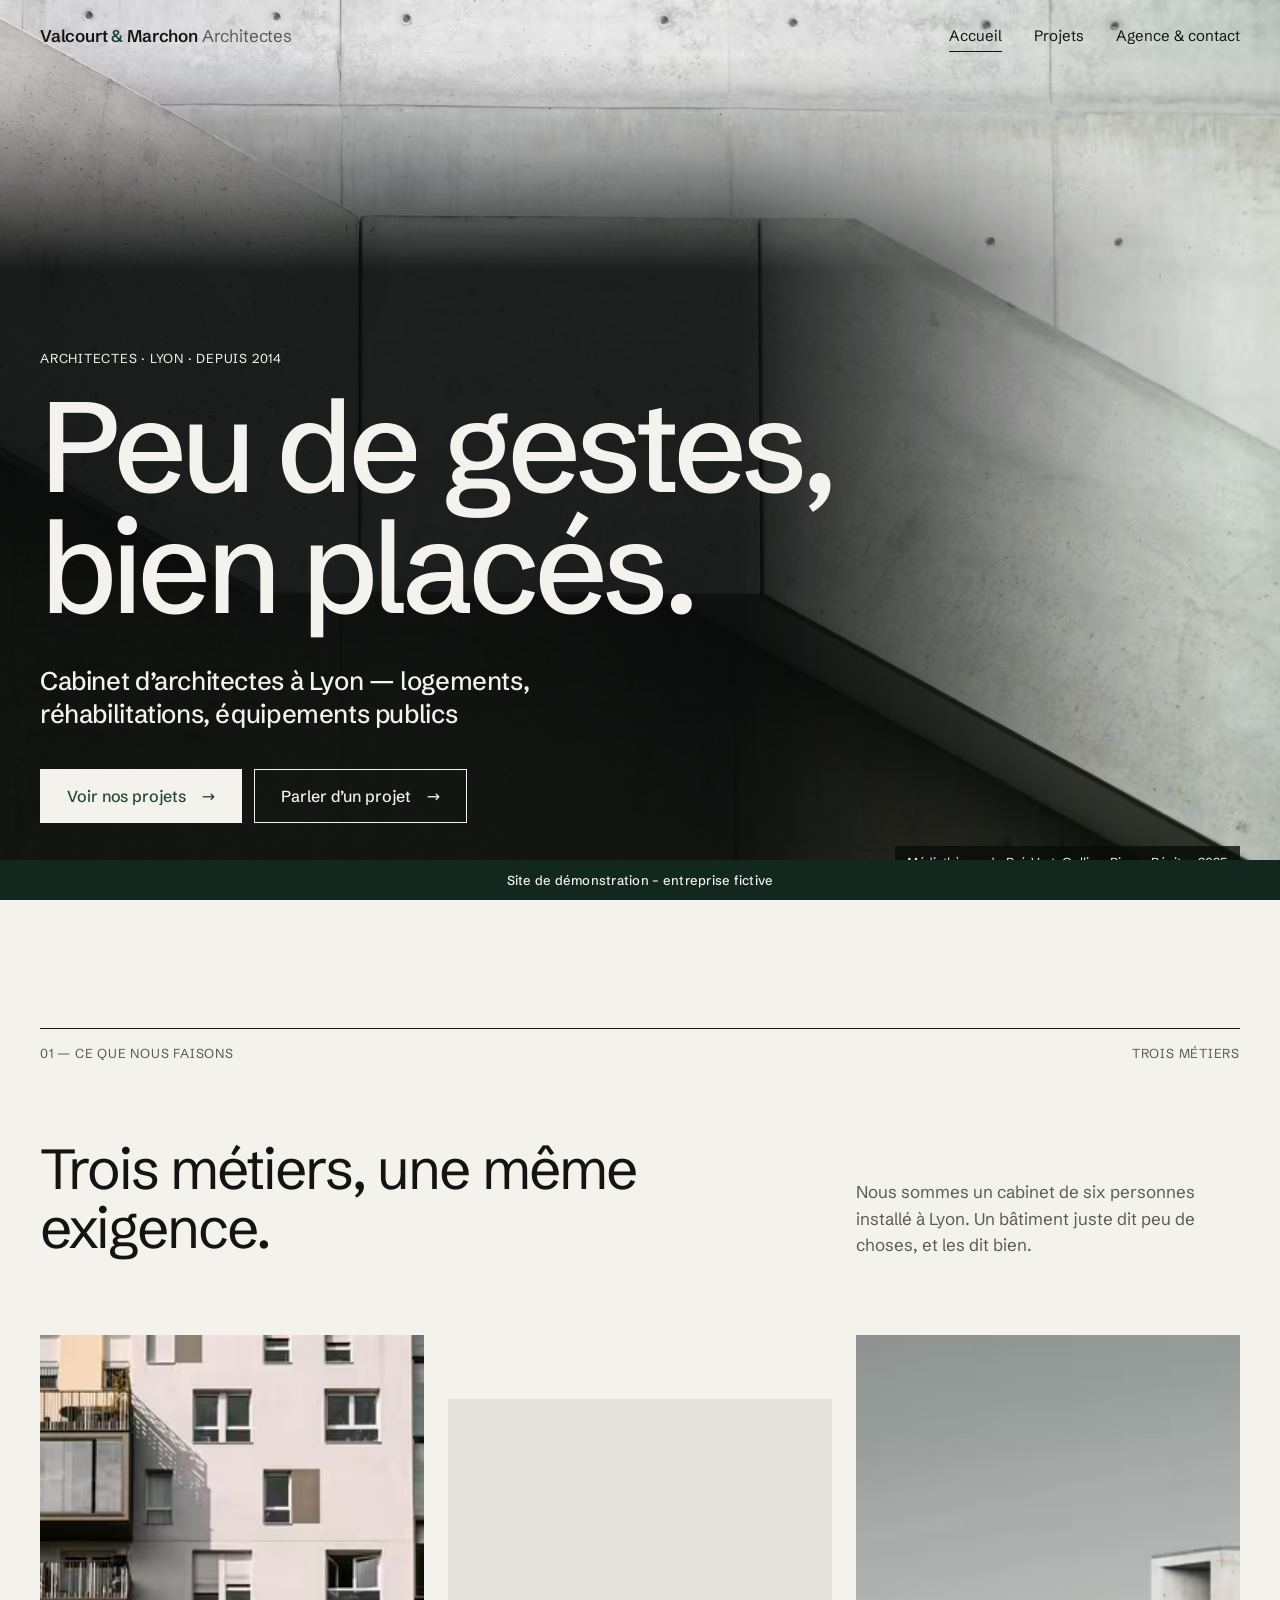
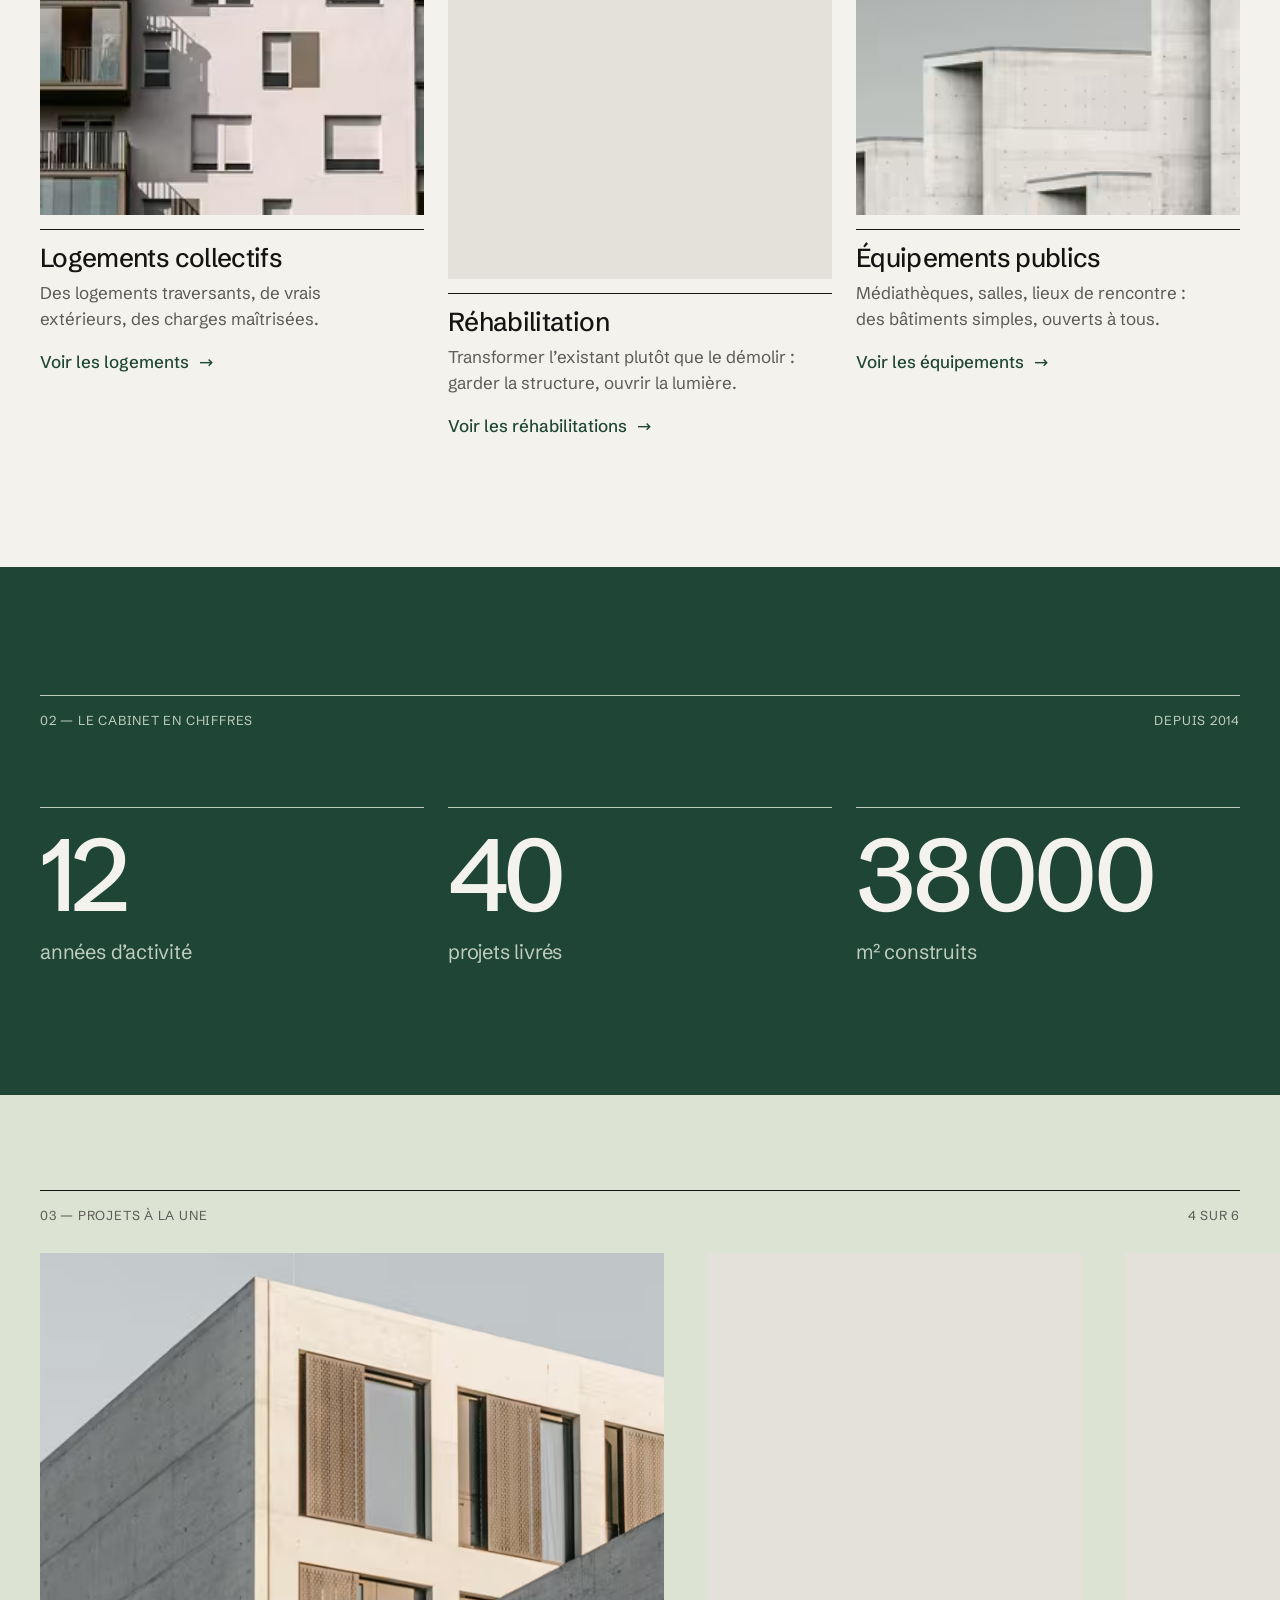
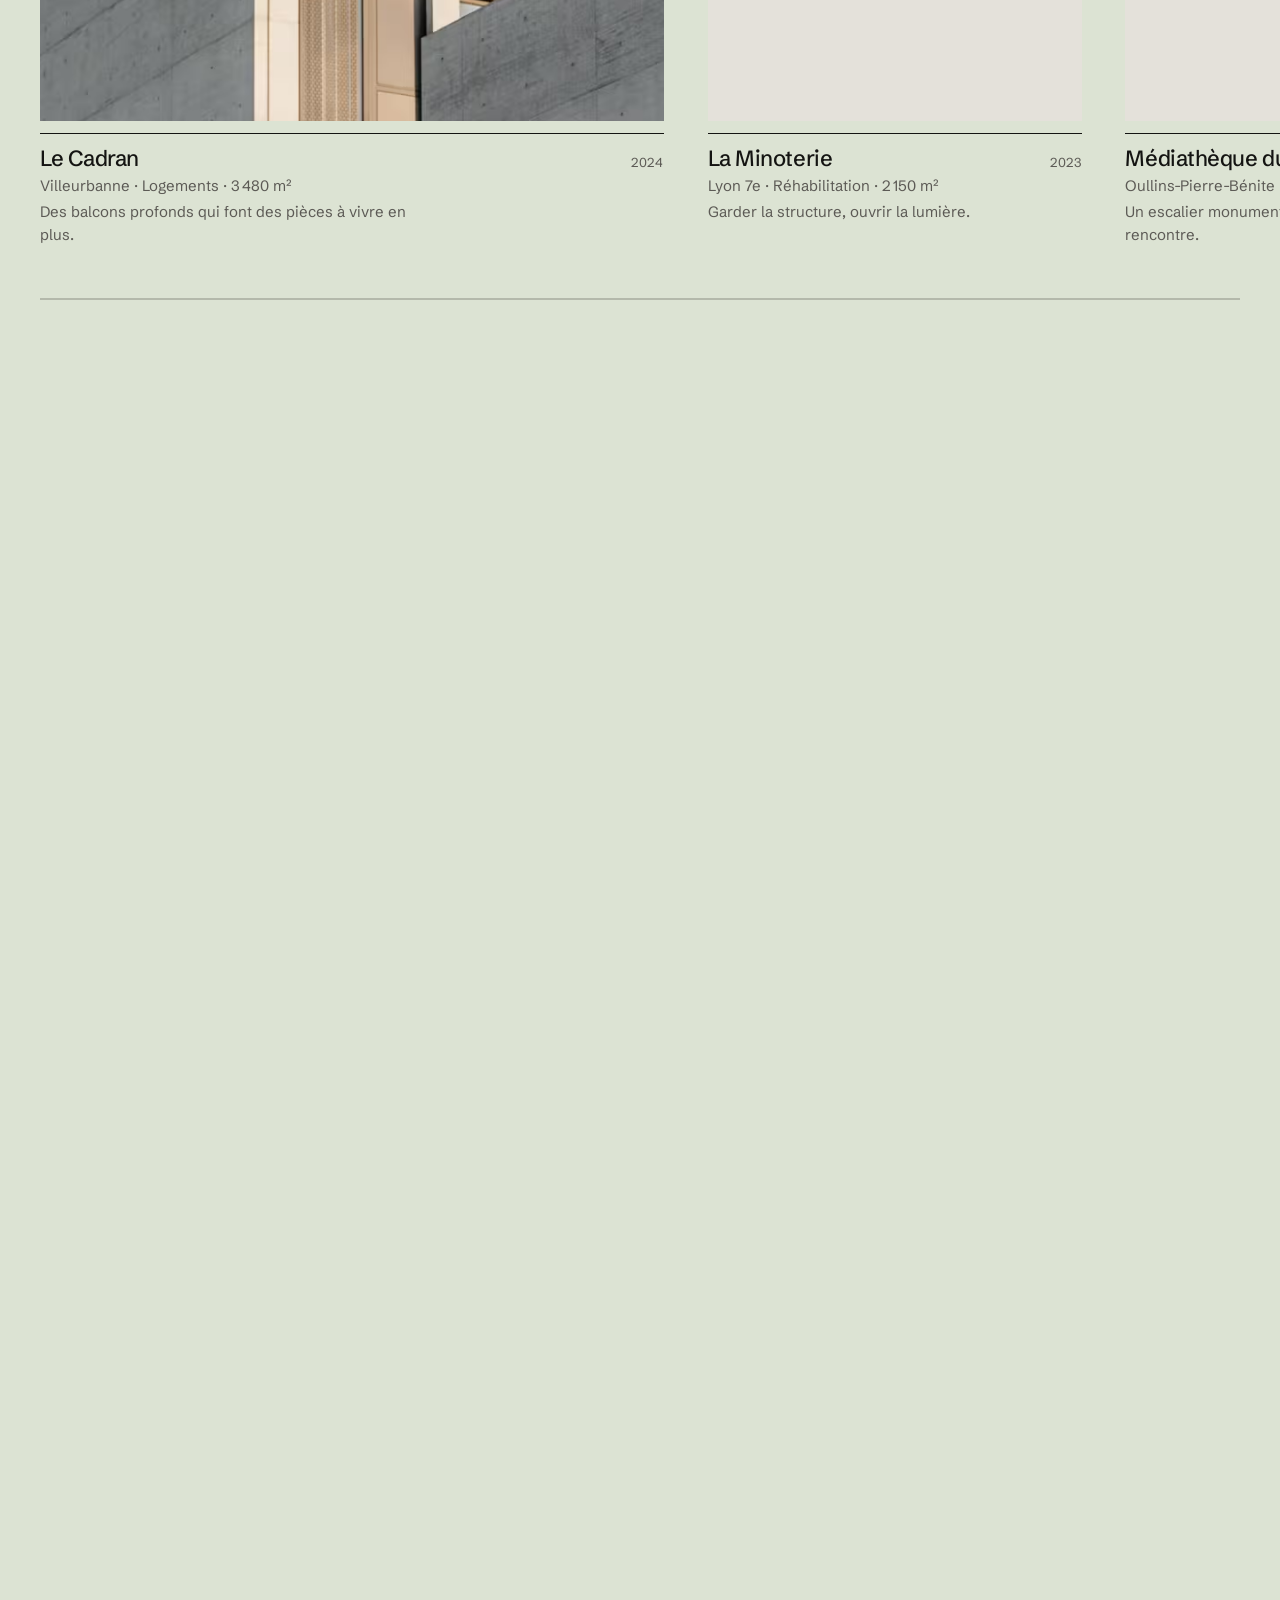
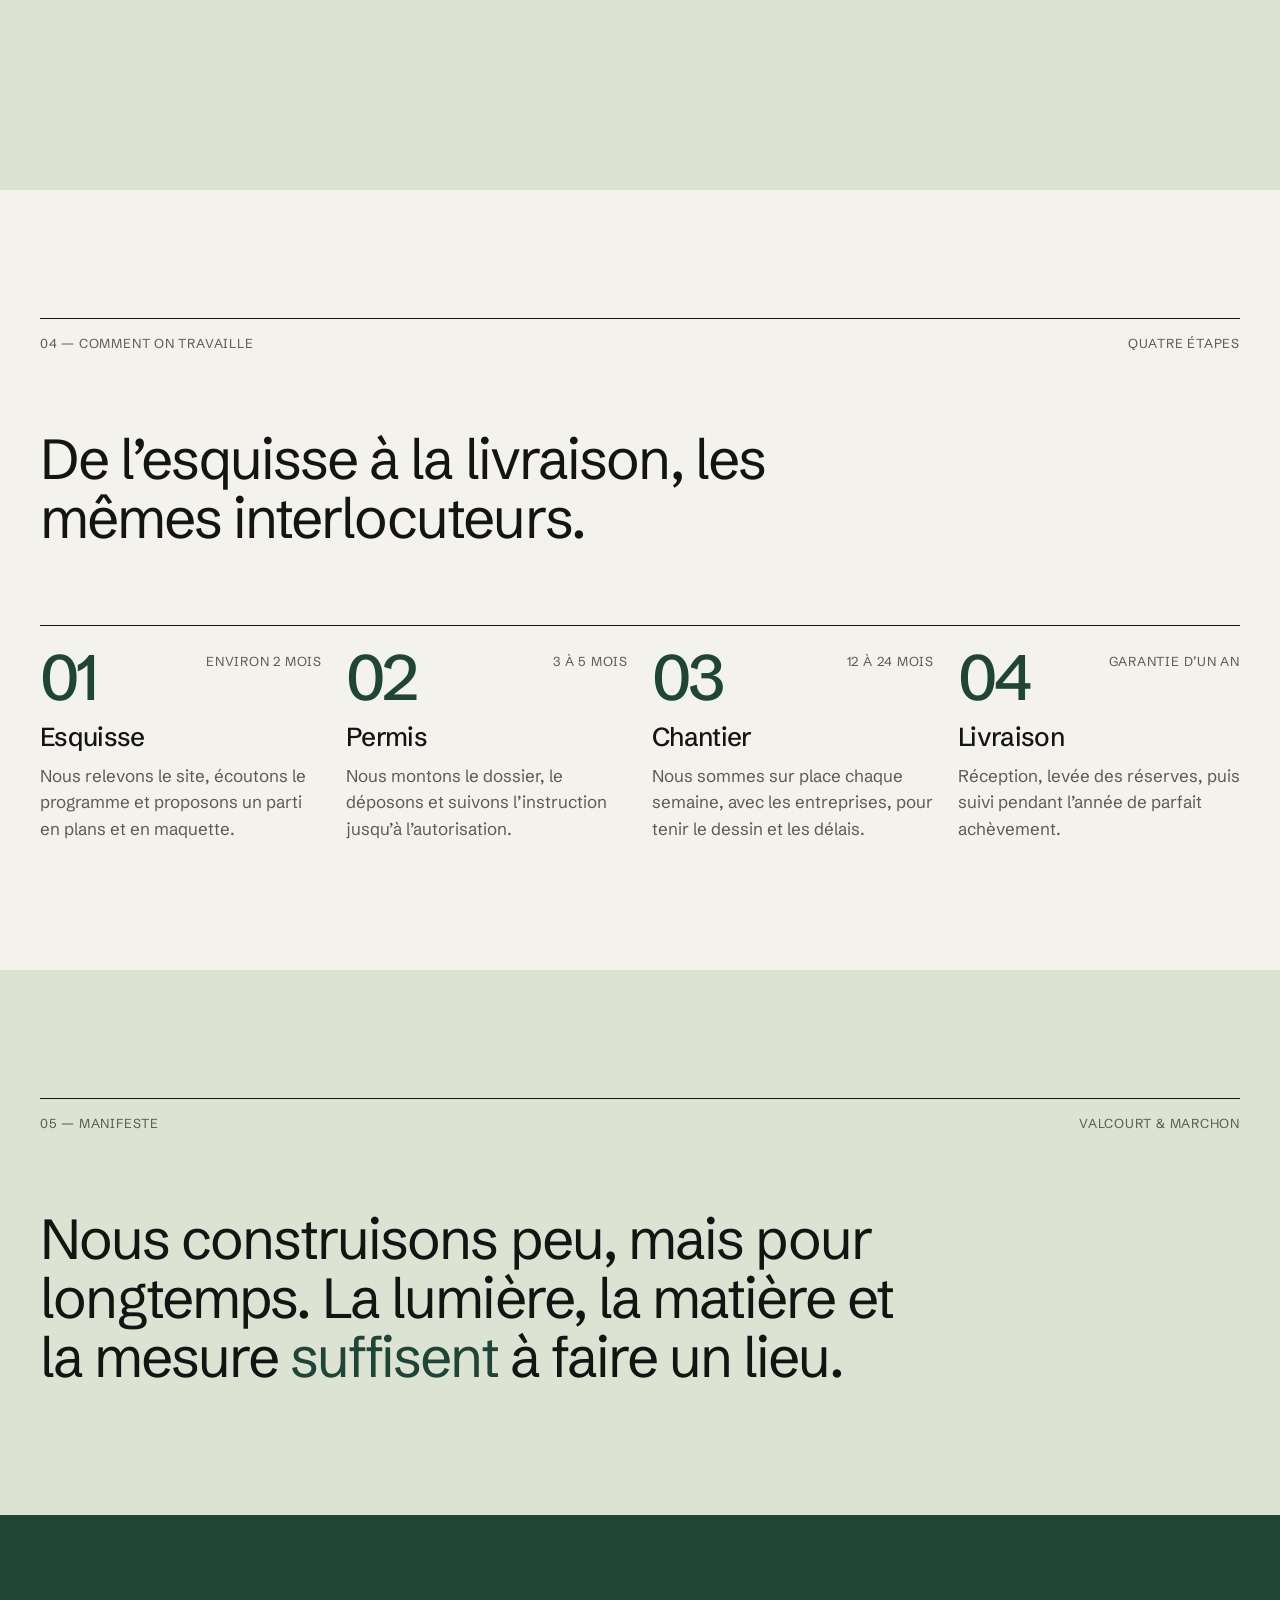
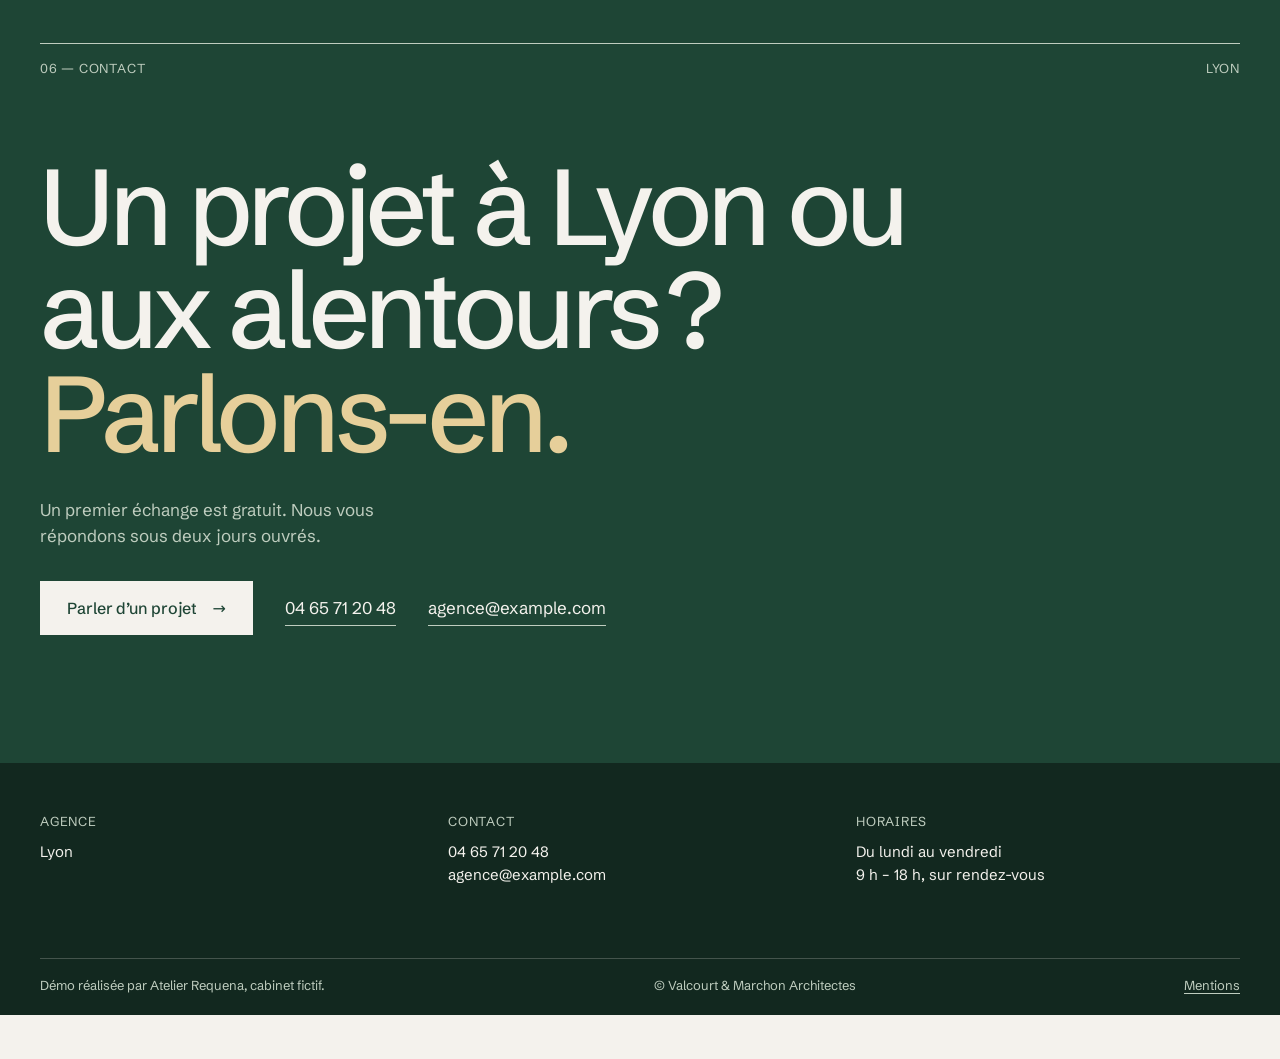
<file: index.html>
<!doctype html>
<html lang="fr">
<head>
<meta charset="utf-8">
<meta name="viewport" content="width=device-width, initial-scale=1">
<meta name="robots" content="noindex, nofollow">
<meta name="color-scheme" content="light">
<meta name="theme-color" content="#F4F2ED">
<title>Cabinet d’architectes</title>
<meta name="description" content="">
<link rel="icon" href="data:,">
<link rel="preload" href="fonts/SchibstedGrotesk-latin.woff2" as="font" type="font/woff2" crossorigin>
<link rel="stylesheet" href="tokens.css?v=8">
<link rel="stylesheet" href="style.css?v=8">
<script>document.documentElement.classList.add('js')</script>
<script src="data.js?v=8" defer></script>
<script src="render.js?v=8" defer></script>
<script src="main.js?v=8" defer></script>
</head>
<body data-page="home">
<a class="skip" href="#main" data-t="skipLabel"></a>
<header class="site-header" data-slot="header"></header>
<main id="main" tabindex="-1">
  <section class="hero" aria-labelledby="h-home">
    <figure class="hero-media" data-slot="hero"></figure>
    <div class="grid hero-content">
      <p class="label" data-t="home.eyebrow"></p>
      <h1 id="h-home" data-t="home.title"></h1>
      <p class="hero-sub" data-t="home.hero.statement"></p>
      <div class="hero-cta" data-slot="hero-cta"></div>
    </div>
  </section>

  <section class="section services" aria-labelledby="h-services">
    <div class="grid">
      <div class="sec-head rule"><h2 class="label" id="h-services" data-t="home.services.label"></h2><span class="label" data-t="home.services.count"></span></div>
      <p class="statement" data-t="home.services.title"></p>
      <p class="services-intro" data-t="home.services.intro"></p>
      <ul class="metiers" data-slot="services"></ul>
    </div>
  </section>

  <section class="section stats band-strong" aria-labelledby="h-stats">
    <div class="grid">
      <div class="sec-head rule"><h2 class="label" id="h-stats" data-t="home.stats.label"></h2><span class="label" data-t="home.stats.count"></span></div>
      <ul class="stat-list" data-slot="stats"></ul>
    </div>
  </section>

  <section class="hscroll band-soft" aria-labelledby="h-featured" data-hscroll>
    <div class="hs-pin">
      <div class="grid">
        <div class="sec-head rule"><h2 class="label" id="h-featured" data-t="home.featured.label"></h2><span class="label" data-slot="featured-count"></span></div>
      </div>
      <div class="hs-track" data-slot="featured"></div>
      <div class="hs-bar" aria-hidden="true"><i></i></div>
    </div>
  </section>

  <section class="section steps" aria-labelledby="h-steps">
    <div class="grid">
      <div class="sec-head rule"><h2 class="label" id="h-steps" data-t="home.steps.label"></h2><span class="label" data-t="home.steps.count"></span></div>
      <p class="statement" data-t="home.steps.title"></p>
      <ol class="step-list" data-slot="steps"></ol>
    </div>
  </section>

  <section class="section manifest band-soft" aria-labelledby="h-manifest">
    <div class="grid">
      <div class="sec-head rule"><h2 class="label" id="h-manifest" data-t="home.manifest.label"></h2><span class="label" data-t="site.name"></span></div>
      <p class="statement" data-rich="home.manifest.text"></p>
    </div>
  </section>

  <section class="section contact-band band-strong" aria-labelledby="h-contact">
    <div class="grid">
      <div class="sec-head rule"><h2 class="label" id="h-contact" data-t="home.contact.label"></h2><span class="label" data-t="site.city"></span></div>
      <p class="big" data-rich="home.contact.title"></p>
      <p class="contact-text" data-t="home.contact.text"></p>
      <div class="contact-actions" data-slot="contact-actions"></div>
    </div>
  </section>
</main>
<footer class="site-footer" data-slot="footer"></footer>
<noscript><p class="noscript-msg">Ce site utilise JavaScript pour afficher son contenu.</p></noscript>
</body>
</html>
</file>
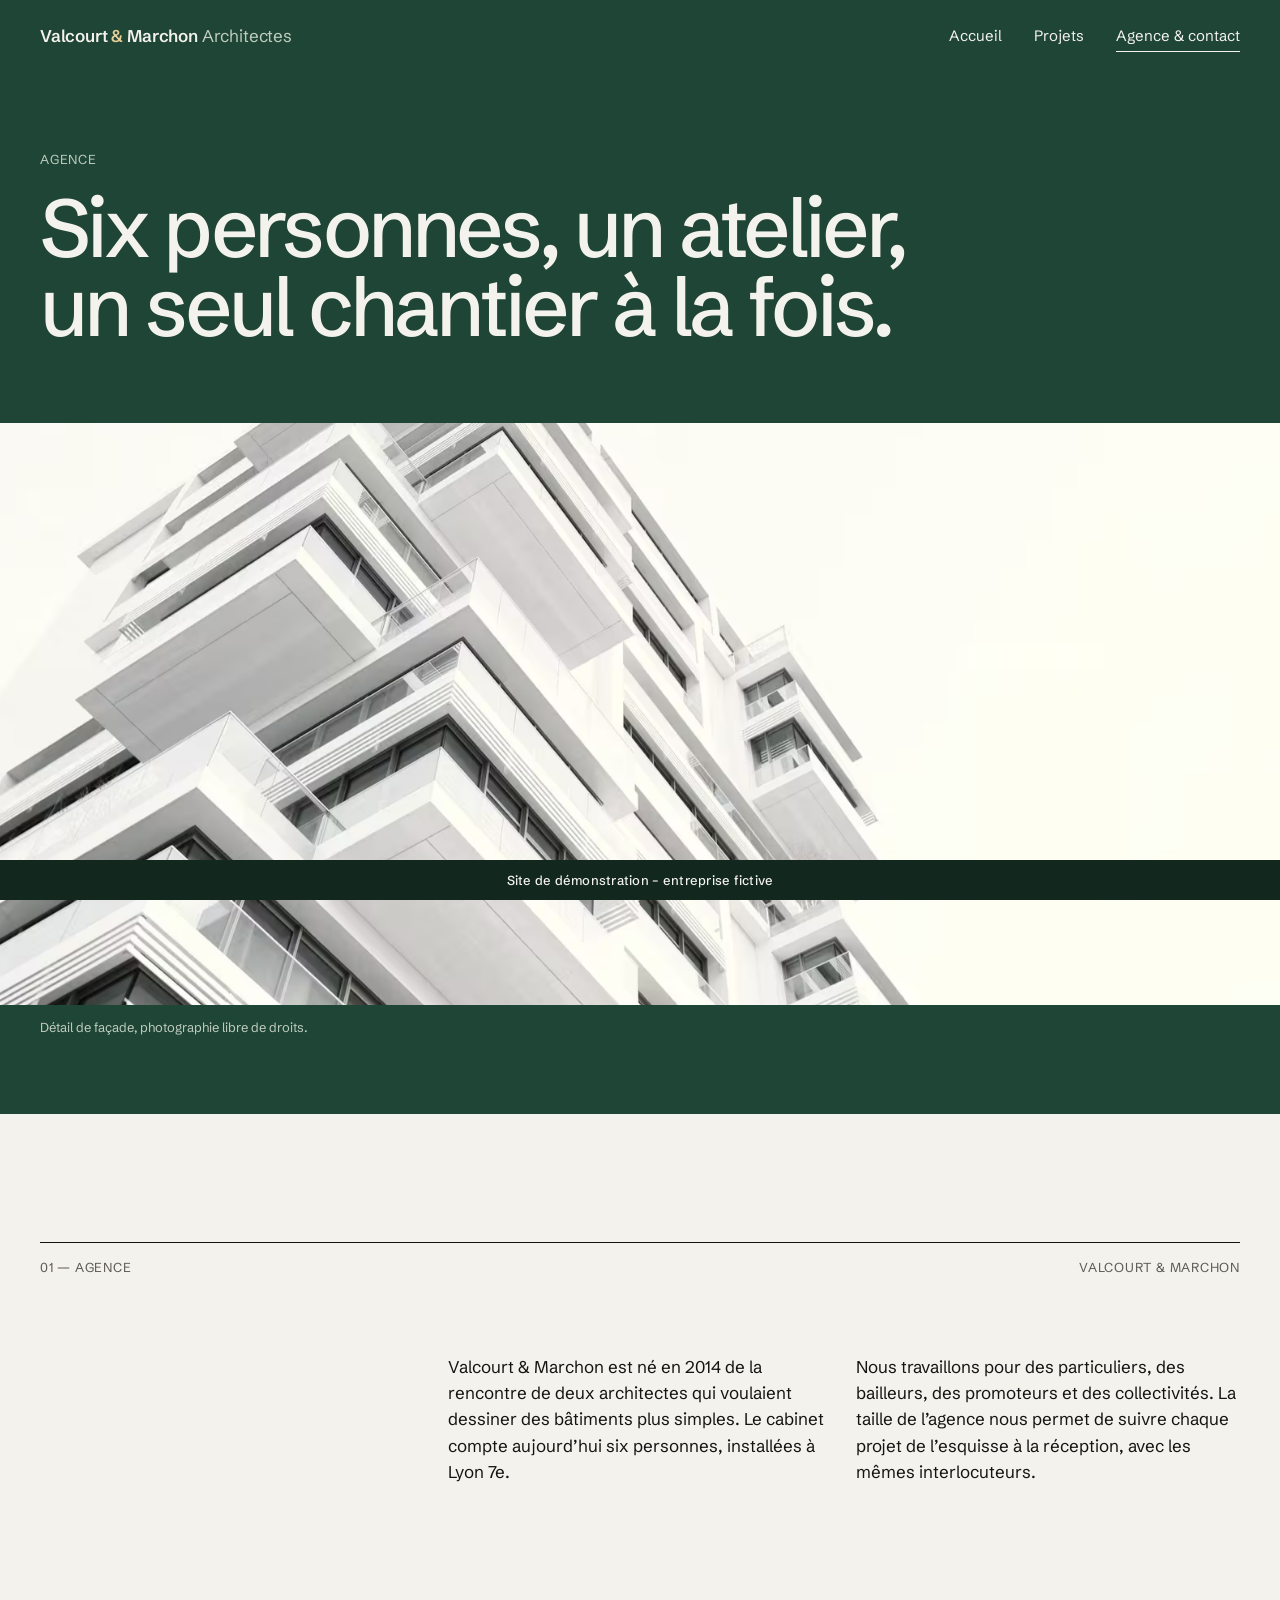
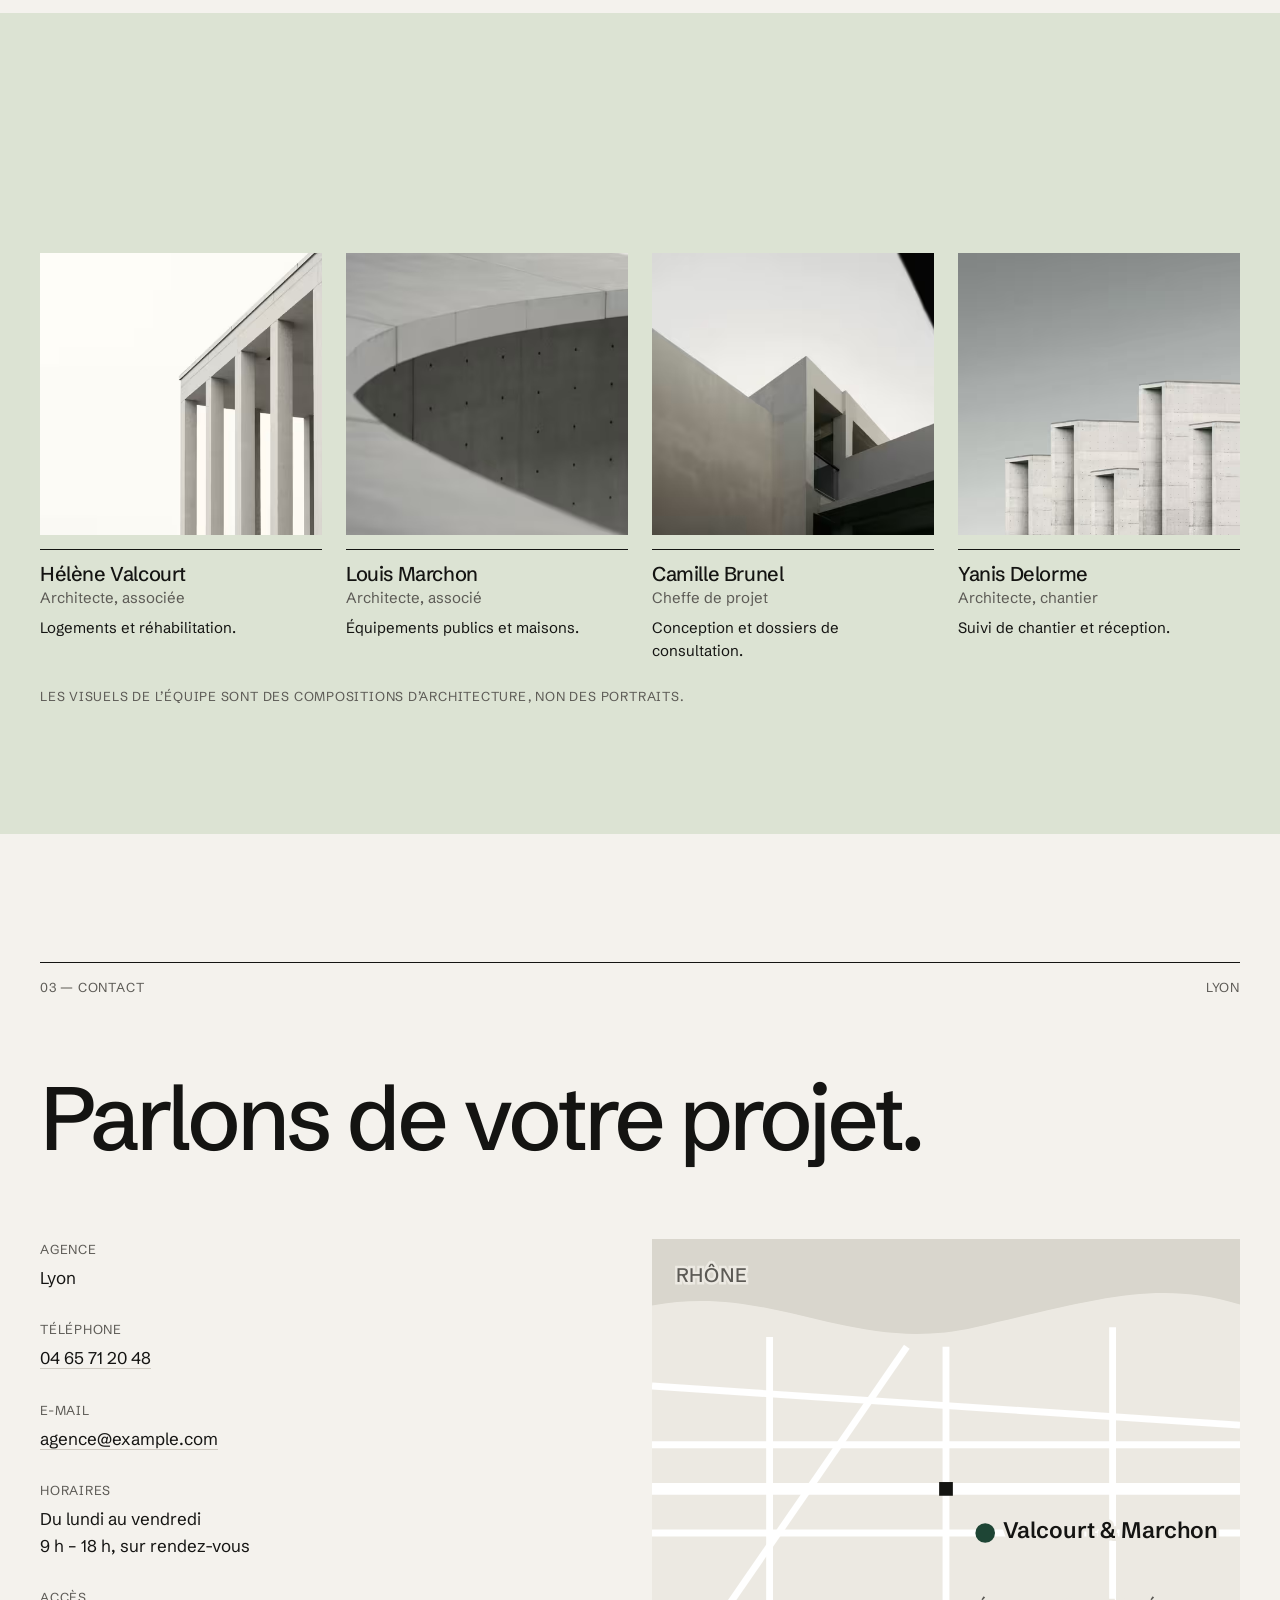
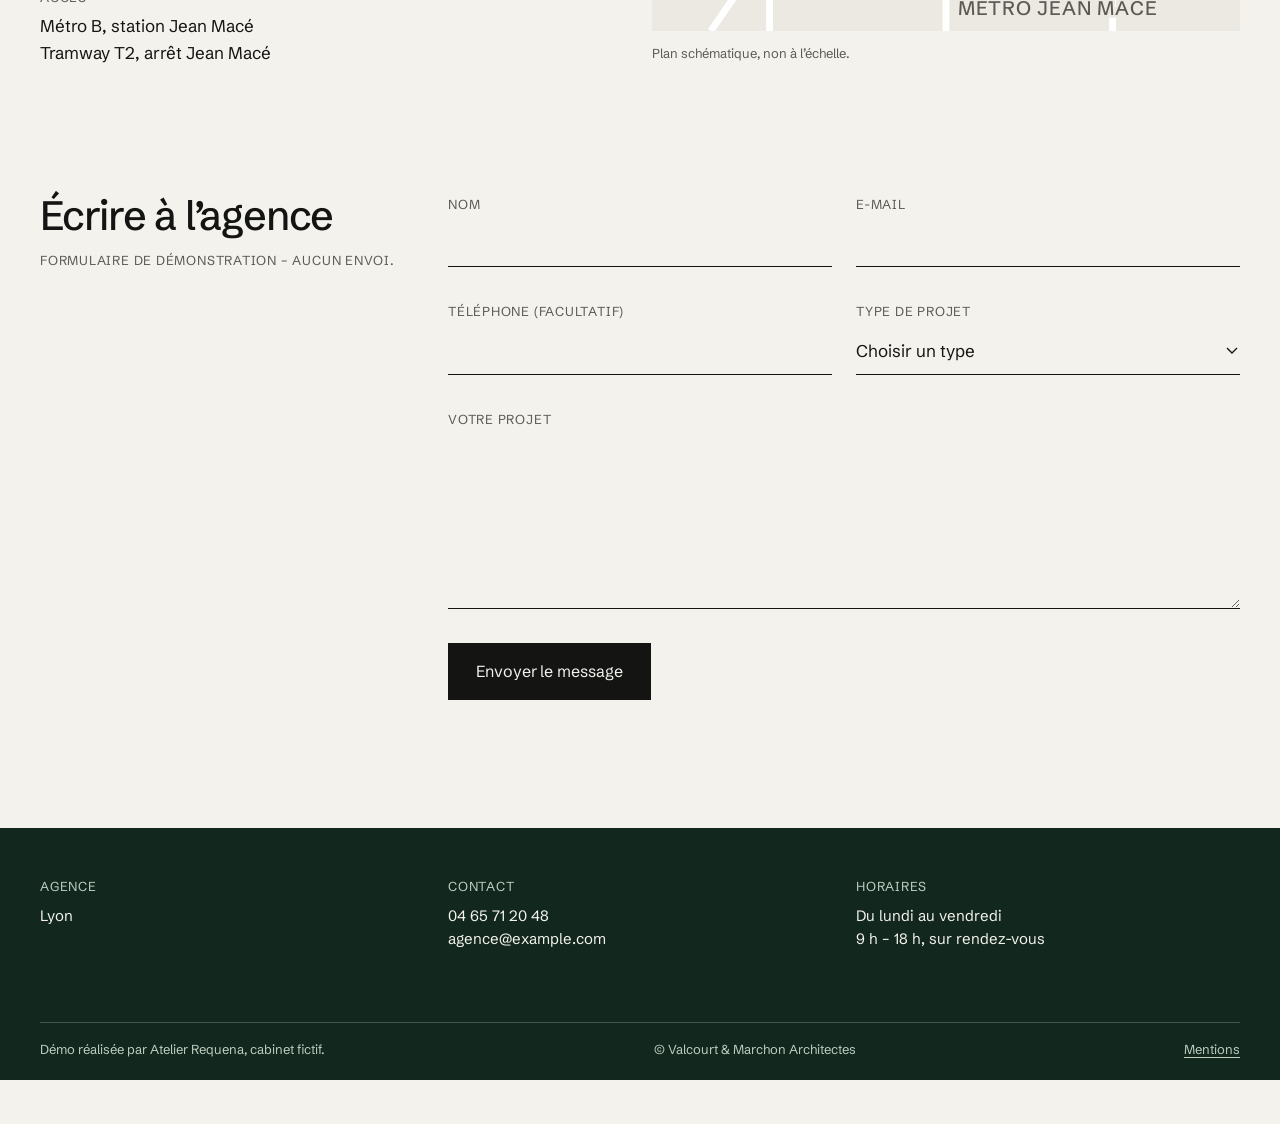
<file: agence.html>
<!doctype html>
<html lang="fr">
<head>
<meta charset="utf-8">
<meta name="viewport" content="width=device-width, initial-scale=1">
<meta name="robots" content="noindex, nofollow">
<meta name="color-scheme" content="light">
<meta name="theme-color" content="#F4F2ED">
<title>Cabinet d’architectes</title>
<meta name="description" content="">
<link rel="icon" href="data:,">
<link rel="preload" href="fonts/SchibstedGrotesk-latin.woff2" as="font" type="font/woff2" crossorigin>
<link rel="stylesheet" href="tokens.css?v=8">
<link rel="stylesheet" href="style.css?v=8">
<script>document.documentElement.classList.add('js')</script>
<script src="data.js?v=8" defer></script>
<script src="render.js?v=8" defer></script>
<script src="main.js?v=8" defer></script>
</head>
<body data-page="agency">
<a class="skip" href="#main" data-t="skipLabel"></a>
<header class="site-header" data-slot="header"></header>
<main id="main" tabindex="-1">
  <section class="page-head band-strong" aria-labelledby="h-agency">
    <div class="grid">
      <p class="label" data-t="agency.eyebrow"></p>
      <h1 id="h-agency" class="page-title wide" data-t="agency.title"></h1>
    </div>
    <figure class="bleed" data-slot="agency-image"></figure>
  </section>

  <section class="section agency-intro" aria-labelledby="h-intro">
    <div class="grid">
      <div class="sec-head rule"><h2 class="label" id="h-intro" data-t="agency.eyebrow"></h2><span class="label" data-t="site.name"></span></div>
      <div class="cols" data-slot="agency-intro"></div>
    </div>
  </section>

  <section class="section band-soft" aria-labelledby="h-team">
    <div class="grid">
      <div class="sec-head rule"><h2 class="label" id="h-team" data-t="agency.teamLabel"></h2><span class="label" data-slot="team-count"></span></div>
      <ul class="team" data-slot="team"></ul>
      <p class="label team-note" data-t="agency.teamNote"></p>
    </div>
  </section>

  <section class="section contact" id="contact" aria-labelledby="h-contact">
    <div class="grid">
      <div class="sec-head rule"><h2 class="label" id="h-contact" data-t="agency.contactLabel"></h2><span class="label" data-t="site.city"></span></div>
      <h3 class="big" data-t="agency.contactTitle"></h3>
      <div class="contact-info" data-slot="contact-info"></div>
      <figure class="map" data-slot="map"></figure>
      <div class="form-wrap">
        <div class="form-intro"><h3 data-t="agency.form.title"></h3><p class="label" data-t="agency.form.note"></p></div>
        <form class="form" data-slot="form" novalidate></form>
        <div class="sent" data-slot="sent" tabindex="-1" hidden></div>
      </div>
    </div>
  </section>
</main>
<footer class="site-footer" data-slot="footer"></footer>
<noscript><p class="noscript-msg">Ce site utilise JavaScript pour afficher son contenu.</p></noscript>
</body>
</html>
</file>
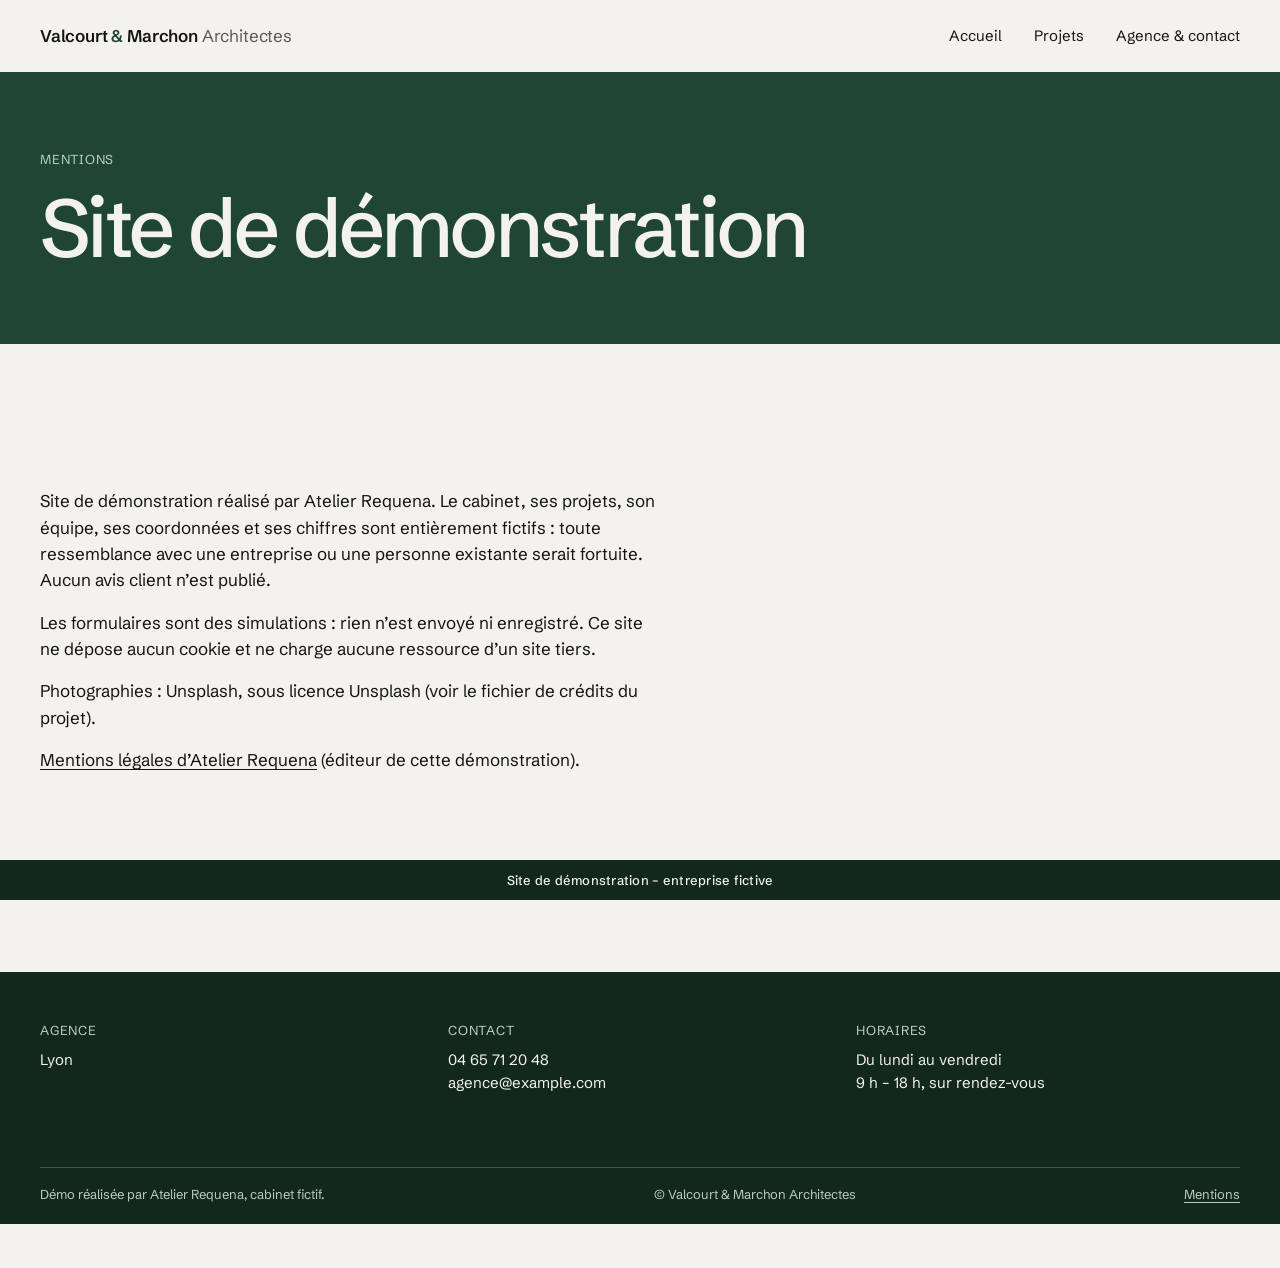
<file: mentions.html>
<!doctype html>
<html lang="fr">
<head>
<meta charset="utf-8">
<meta name="viewport" content="width=device-width, initial-scale=1">
<meta name="robots" content="noindex, nofollow">
<meta name="color-scheme" content="light">
<meta name="theme-color" content="#F4F2ED">
<title>Mentions – Site de démonstration</title>
<meta name="description" content="">
<link rel="icon" href="data:,">
<link rel="preload" href="fonts/SchibstedGrotesk-latin.woff2" as="font" type="font/woff2" crossorigin>
<link rel="stylesheet" href="tokens.css?v=8">
<link rel="stylesheet" href="style.css?v=8">
<script>document.documentElement.classList.add('js')</script>
<script src="data.js?v=8" defer></script>
<script src="render.js?v=8" defer></script>
<script src="main.js?v=8" defer></script>
</head>
<body data-page="legal">
<a class="skip" href="#main" data-t="skipLabel"></a>
<header class="site-header" data-slot="header"></header>
<main id="main" tabindex="-1">
  <section class="page-head band-strong" aria-labelledby="h-legal">
    <div class="grid">
      <p class="label">Mentions</p>
      <h1 id="h-legal" class="page-title wide">Site de démonstration</h1>
    </div>
  </section>

  <section class="section legal" aria-label="Mentions">
    <div class="grid">
      <div class="legal-body">
        <p>Site de démonstration réalisé par Atelier Requena. Le cabinet, ses projets, son équipe, ses coordonnées et ses chiffres sont entièrement fictifs : toute ressemblance avec une entreprise ou une personne existante serait fortuite. Aucun avis client n’est publié.</p>
        <p>Les formulaires sont des simulations : rien n’est envoyé ni enregistré. Ce site ne dépose aucun cookie et ne charge aucune ressource d’un site tiers.</p>
        <p>Photographies : Unsplash, sous licence Unsplash (voir le fichier de crédits du projet).</p>
        <p><a href="https://www.atelier-requena.fr/mentions-legales" rel="noopener">Mentions légales d’Atelier Requena</a> (éditeur de cette démonstration).</p>
      </div>
    </div>
  </section>
</main>
<footer class="site-footer" data-slot="footer"></footer>
<noscript><p class="noscript-msg">Ce site utilise JavaScript pour afficher son contenu.</p></noscript>
</body>
</html>
</file>
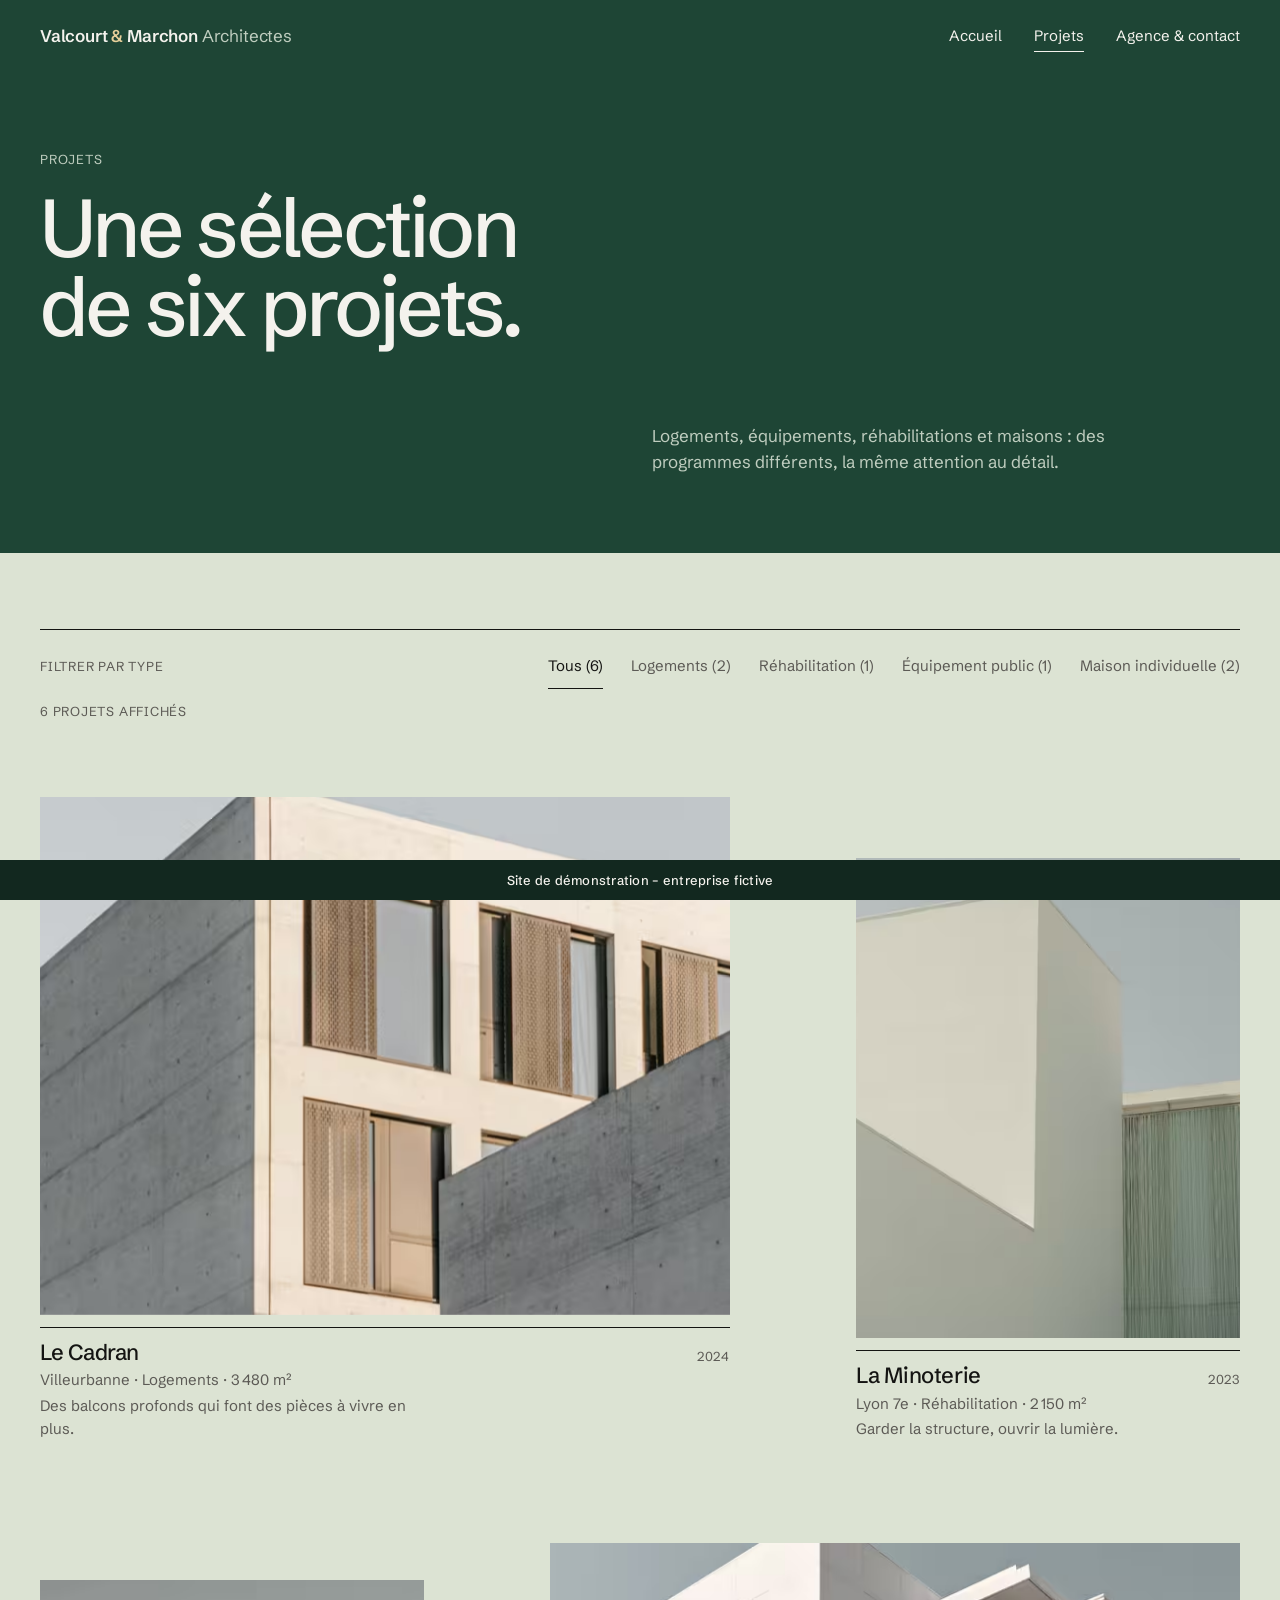
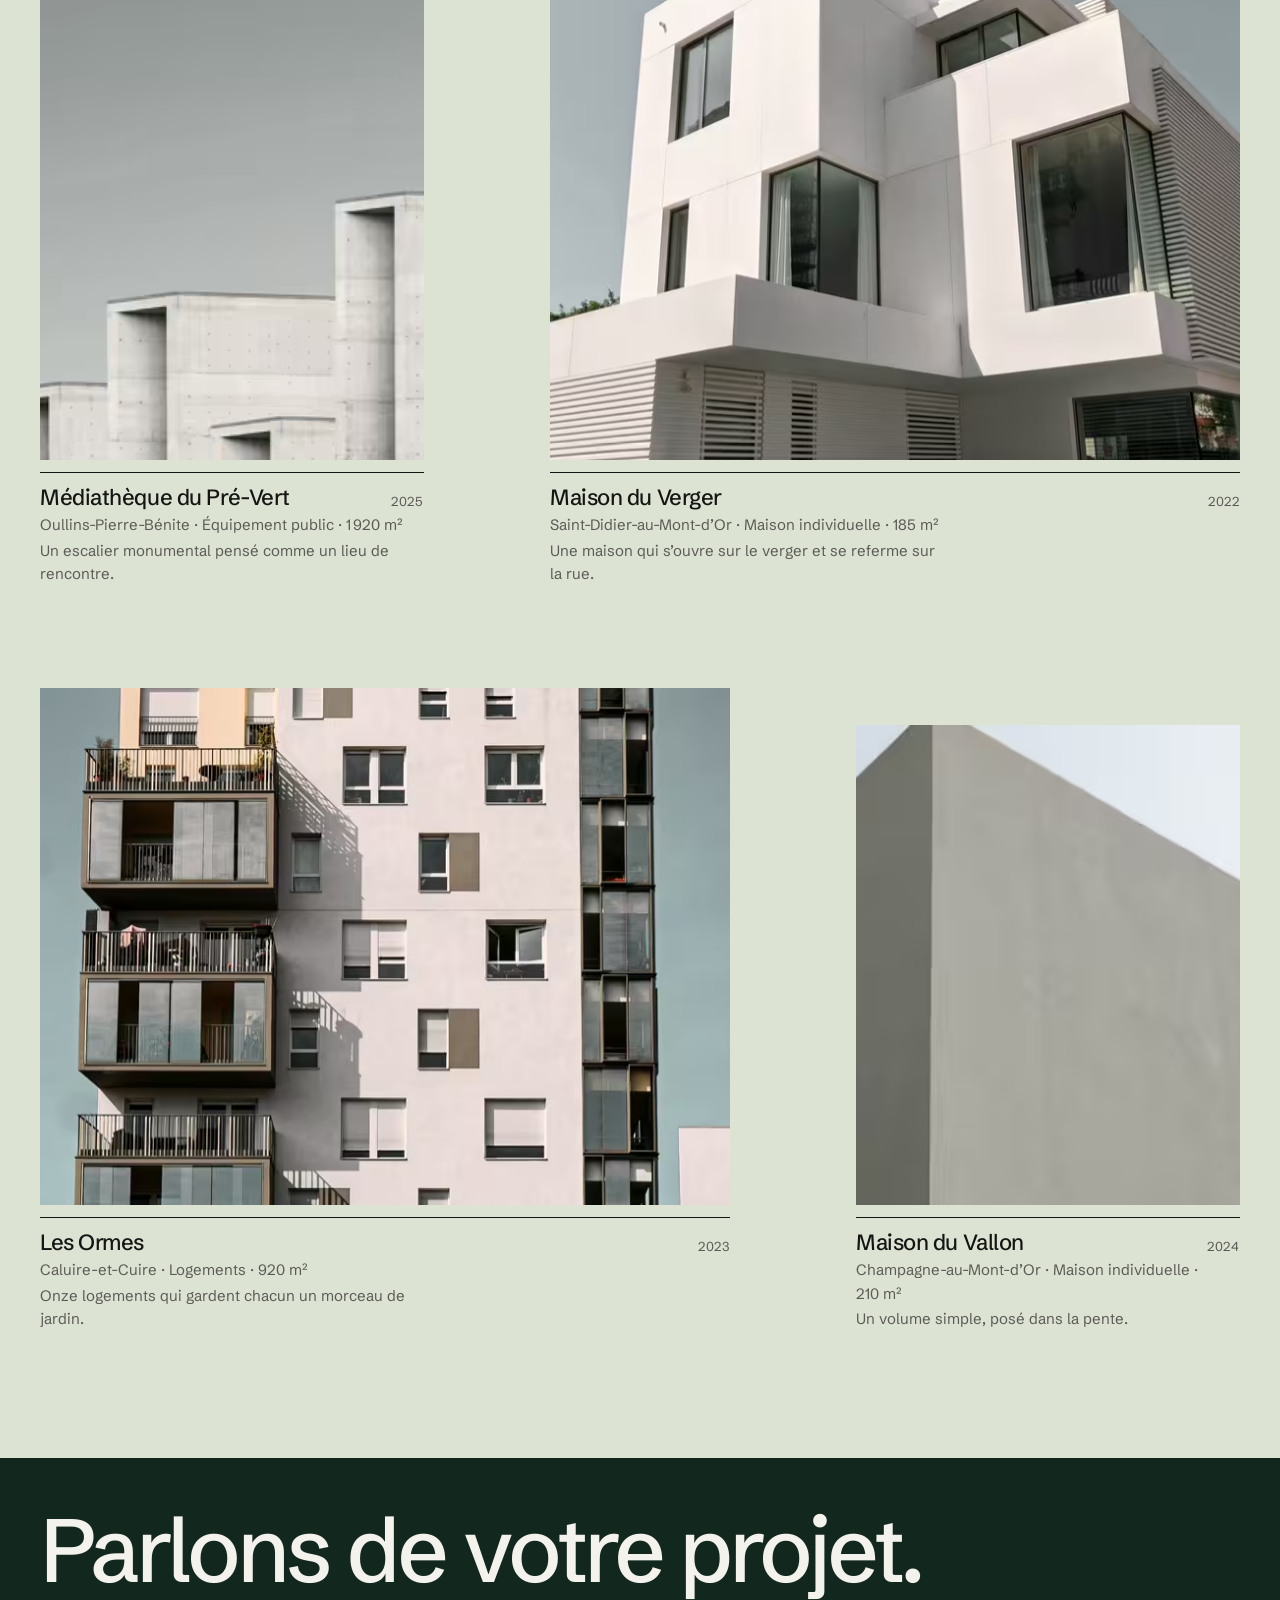
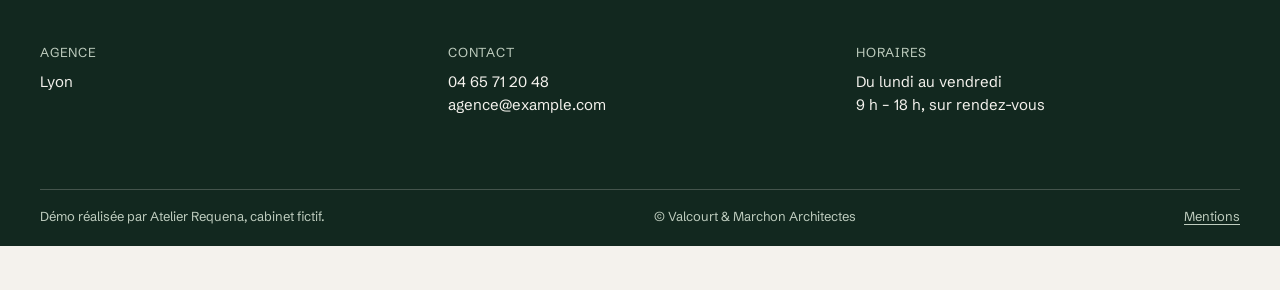
<file: projets.html>
<!doctype html>
<html lang="fr">
<head>
<meta charset="utf-8">
<meta name="viewport" content="width=device-width, initial-scale=1">
<meta name="robots" content="noindex, nofollow">
<meta name="color-scheme" content="light">
<meta name="theme-color" content="#F4F2ED">
<title>Cabinet d’architectes</title>
<meta name="description" content="">
<link rel="icon" href="data:,">
<link rel="preload" href="fonts/SchibstedGrotesk-latin.woff2" as="font" type="font/woff2" crossorigin>
<link rel="stylesheet" href="tokens.css?v=8">
<link rel="stylesheet" href="style.css?v=8">
<script>document.documentElement.classList.add('js')</script>
<script src="data.js?v=8" defer></script>
<script src="render.js?v=8" defer></script>
<script src="main.js?v=8" defer></script>
</head>
<body data-page="projects">
<a class="skip" href="#main" data-t="skipLabel"></a>
<header class="site-header" data-slot="header"></header>
<main id="main" tabindex="-1">
  <div data-view="list">
    <section class="page-head band-strong" aria-labelledby="h-projects">
      <div class="grid">
        <p class="label" data-t="projectsPage.eyebrow"></p>
        <h1 id="h-projects" class="page-title" data-t="projectsPage.title"></h1>
        <p class="lede" data-t="projectsPage.intro"></p>
      </div>
    </section>
    <section class="section tight band-soft projects-list" aria-label="Liste des projets">
      <div class="grid">
        <div class="filters" role="group" data-slot="filters"></div>
        <p class="label count" role="status" aria-live="polite" data-slot="count"></p>
      </div>
      <div class="grid projects-grid" data-slot="grid"></div>
    </section>
  </div>
  <article class="detail" data-view="detail" hidden></article>
</main>
<footer class="site-footer" data-slot="footer"></footer>
<noscript><p class="noscript-msg">Ce site utilise JavaScript pour afficher son contenu.</p></noscript>
</body>
</html>
</file>
<file: tokens.css>
/* ============================================================
   tokens.css — variables de design (identiques pour tous les clients)
   Typographie : Schibsted Grotesk (SIL OFL 1.1), auto-hébergée.
   ============================================================ */

@font-face {
  font-family: "Schibsted Grotesk";
  src: url("fonts/SchibstedGrotesk-latin.woff2") format("woff2");
  font-weight: 400 900;
  font-style: normal;
  font-display: swap;
}

:root {
  /* Couleurs : fond papier, texte presque noir, un seul accent */
  --paper:      #F4F2ED;
  --ink:        #141412;
  --ink-2:      #5C5A55;   /* 6,2:1 sur le papier */
  --rule:       #141412;
  --rule-soft:  #CFCBC2;
  --accent:     #1E4535;   /* repli : le ton de l'aplat de la palette choisie */
  --error:      #B3261E;   /* messages d'erreur seulement (rouge fonctionnel, 5,9:1 sur le papier) */
  --img-bg:     #E4E1DA;

  /* Palette v2 : un aplat fort (chiffres, contact, pied de page), un fond doux pour alterner.
     Deux options, choisies par site.palette dans data.js. Contrastes : node scripts/contrast.mjs */
  /* palette:vert */
  --strong:       #1E4535;   /* vert profond */
  --accent:       #1E4535;   /* liens, survols, focus, mot en accent sur fond clair */
  --strong-deep:  #12281F;
  --soft:         #DCE3D3;   /* sauge */
  --hi:           #E6CF9A;   /* surlignage sur aplat */
  --on-strong:    #F4F2ED;
  --on-strong-2:  #BFCDBF;
  --deep-rgb:     18 40 31;
  /* fin palette:vert */

  /* Grille 12 colonnes */
  --max:        1440px;
  --margin:     40px;
  --gut:        24px;

  /* Typographie */
  --font:       "Schibsted Grotesk", system-ui, -apple-system, "Segoe UI", sans-serif;
  --fs-display: clamp(3rem, 8.4vw, 8.5rem);
  --fs-title:   clamp(2.5rem, 6.4vw, 6.5rem);
  --fs-h2:      clamp(1.75rem, 3.2vw, 3rem);
  --fs-lead:    clamp(1.375rem, 2.2vw, 2rem);
  --fs-body:    1.0625rem;
  --fs-small:   .8125rem;

  /* Espacement vertical des sections */
  --section:    clamp(72px, 10vw, 160px);
  --space-l:    clamp(40px, 6vw, 96px);

  /* Mouvement : une courbe, trois durées */
  --ease:       cubic-bezier(.16, 1, .3, 1);
  --d1:         200ms;
  --d2:         600ms;
  --d3:         900ms;
}

@media (max-width: 767px) {
  :root { --margin: 20px; --gut: 16px; }
}

/* Option « terre de Sienne » : l'accent devient le ton de l'aplat */
html[data-palette="sienne"] {
  --strong:       #8A3A1C;   /* terre de Sienne brûlée */
  --strong-deep:  #4A200F;
  --soft:         #EADFC8;   /* sable */
  --hi:           #F2D9A0;
  --on-strong:    #F4F2ED;
  --on-strong-2:  #EBD3C1;
  --accent:       #8A3A1C;
  --deep-rgb:     74 32 15;
}
</file>
<file: style.css>
/* ============================================================
   style.css — mise en page (identique pour tous les clients)
   Fond papier, texte presque noir, un accent, grille de 12
   colonnes, filets fins. Animations : transform, opacity, filter.
   ============================================================ */

*, *::before, *::after { box-sizing: border-box; }
* { margin: 0; }
html { -webkit-text-size-adjust: 100%; scroll-padding-top: 24px; }
body {
  background: var(--paper); color: var(--ink);
  font: 400 var(--fs-body)/1.55 var(--font);
  -webkit-font-smoothing: antialiased; text-rendering: optimizeLegibility;
  counter-reset: sec;
  min-height: 100vh; display: flex; flex-direction: column;
}
main { flex: 1 0 auto; min-height: 100vh; }
/* évite tout décalage de mise en page : le contenu n'apparaît qu'une fois injecté par render.js */
html:not([data-prerendered]).js:not(.ready) main, html:not([data-prerendered]).js:not(.ready) .site-footer { visibility: hidden; }
img, picture { display: block; max-width: 100%; }
.ph picture { width: 100%; height: 100%; }
[data-parallax] { position: relative; }
[data-parallax] picture { position: absolute; inset: 0; }
a { color: inherit; }
ul, ol { padding: 0; list-style: none; }
button, input, select, textarea { font: inherit; color: inherit; }
button { cursor: pointer; }
:focus-visible { outline: 2px solid var(--accent); outline-offset: 3px; }
main:focus { outline: none; }
[hidden] { display: none !important; }

.skip {
  position: absolute; left: var(--margin); top: 0; z-index: 20;
  background: var(--ink); color: var(--paper); padding: 10px 16px; text-decoration: none;
  transform: translateY(-120%);
}
.skip:focus { transform: none; }

/* ── Grille ─────────────────────────────────────────────── */
.grid {
  display: grid; grid-template-columns: repeat(12, minmax(0, 1fr));
  column-gap: var(--gut); padding-inline: var(--margin);
  max-width: var(--max); margin-inline: auto;
}
.label {
  font-size: var(--fs-small); letter-spacing: .06em; text-transform: uppercase;
  color: var(--ink-2); font-weight: 400; line-height: 1.55; text-wrap: wrap;
}
.rule { border-top: 1px solid var(--rule); }
.nb { white-space: nowrap; }

/* ── En-tête ────────────────────────────────────────────── */
.site-header { position: relative; z-index: 10; min-height: 72px; }
.site-header .grid { align-items: center; height: 72px; }
.brand {
  grid-column: 1 / 8; font-weight: 600; font-size: 1.0625rem;
  letter-spacing: -.01em; text-decoration: none; justify-self: start;
}
.brand span { color: var(--accent); }
.brand .sub { color: var(--ink-2); font-weight: 400; }
.nav { grid-column: 8 / 13; }
.nav ul { display: flex; gap: 32px; justify-content: flex-end; font-size: .9375rem; }
.nav a { white-space: nowrap; }
@media (max-width: 1023px) {
  .brand { grid-column: 1 / 6; } .brand .sub { display: none; }
  .nav { grid-column: 6 / 13; } .nav ul { gap: 24px; }
}
.nav a { text-decoration: none; padding-block: 6px; border-bottom: 1px solid transparent; }
.nav a:hover { border-color: var(--rule-soft); }
.nav a[aria-current] { border-color: var(--ink); }
.menu-btn { display: none; }

@media (max-width: 767px) {
  .brand .sub { display: none; }
  .brand { grid-column: 1 / 8; }
  /* sans JavaScript : la navigation reste visible, sur une ligne */
  .nav { grid-column: 8 / 13; }
  .nav ul { gap: 12px; font-size: .8125rem; }
  /* avec JavaScript : bouton « Menu » et panneau */
  .js .menu-btn {
    display: inline-flex; align-items: center; gap: 10px; grid-column: 8 / 13; justify-self: end;
    background: none; border: 0; padding: 12px 0 12px 12px; font-size: .9375rem; min-height: 44px;
  }
  .menu-btn .bars { width: 18px; height: 8px; position: relative; display: block; }
  .menu-btn .bars::before, .menu-btn .bars::after {
    content: ""; position: absolute; left: 0; right: 0; height: 1px; background: var(--ink);
    transition: transform var(--d1) var(--ease);
  }
  .menu-btn .bars::before { top: 0; } .menu-btn .bars::after { bottom: 0; }
  .menu-btn[aria-expanded="true"] .bars::before { transform: translateY(3.5px) rotate(45deg); }
  .menu-btn[aria-expanded="true"] .bars::after  { transform: translateY(-3.5px) rotate(-45deg); }
  .js .nav {
    position: fixed; inset: 72px 0 0 0; z-index: 9; grid-column: auto; background: var(--paper); color: var(--ink);
    padding: 24px var(--margin) 40px; overflow-y: auto;
    opacity: 0; visibility: hidden; transform: translateY(-8px);
    transition: opacity var(--d1) var(--ease), transform var(--d1) var(--ease), visibility 0s linear var(--d1);
  }
  .js .nav[data-open] { opacity: 1; visibility: visible; transform: none; transition-delay: 0s; }
  .js .nav ul { flex-direction: column; gap: 0; border-top: 1px solid var(--rule); font-size: 2rem; letter-spacing: -.03em; font-weight: 500; }
  .js .nav li { border-bottom: 1px solid var(--rule-soft); }
  .js .nav a { display: block; padding: 18px 0; border: 0; }
  .js .nav a[aria-current] { color: var(--accent); }
  .js body[data-menu-open] { overflow: hidden; }
}

/* ── Titres ─────────────────────────────────────────────── */
h1, h2, h3 { font-weight: 500; text-wrap: balance; }
h1 {
  font-size: var(--fs-display); line-height: .96; letter-spacing: -.045em;
}
.page-title { font-size: var(--fs-title); }
h2 { font-size: var(--fs-h2); line-height: 1.08; letter-spacing: -.03em; }

.page-head .label { grid-column: 1 / 13; padding-bottom: 20px; }

.page-head { padding-top: clamp(40px, 6vw, 96px); }
.page-head h1 { grid-column: 1 / 13; max-width: 14ch; }
.page-head h1.wide { max-width: 18ch; }
.section.tight { padding-top: var(--space-l); }
.page-head .lede { grid-column: 7 / 13; margin-top: var(--space-l); color: var(--ink-2); max-width: 46ch; }
@media (max-width: 767px) { .page-head .lede { grid-column: 1 / 13; margin-top: 32px; } }

/* ── Photos pleine largeur ──────────────────────────────── */
.bleed { margin-top: var(--space-l); }
.bleed .ph { width: 100%; background: var(--img-bg); overflow: hidden; aspect-ratio: var(--r, 2.2 / 1); }
@media (max-width: 767px) { .bleed .ph { aspect-ratio: var(--rm, var(--r, 4 / 3)); } }
.bleed img { width: 100%; height: 100%; object-fit: cover; }
figcaption {
  display: flex; justify-content: space-between; gap: var(--gut); padding: 12px var(--margin) 0;
  font-size: var(--fs-small); color: var(--ink-2); max-width: var(--max); margin-inline: auto;
}
figcaption .figs { white-space: nowrap; font-variant-numeric: tabular-nums; }
@media (max-width: 767px) {
  figcaption { flex-direction: column; gap: 2px; }
}

/* ── Sections ───────────────────────────────────────────── */
.section { padding-top: var(--section); }
.sec-head {
  grid-column: 1 / 13; display: flex; justify-content: space-between; gap: var(--gut);
  padding-top: 14px; margin-bottom: var(--space-l);
}
.sec-head .label:first-child::before { counter-increment: sec; content: counter(sec, decimal-leading-zero) " — "; }
.sec-head .label:last-child { text-align: right; }

.statement {
  grid-column: 1 / 10; font-size: clamp(1.9rem, 4.4vw, 4.25rem); line-height: 1.05; letter-spacing: -.035em;
}
.statement em { font-style: normal; color: var(--accent); }
@media (max-width: 767px) { .statement { grid-column: 1 / 13; } }

/* ── Projets : cartes ───────────────────────────────────── */
.work { display: block; text-decoration: none; position: relative; }
.work .ph { overflow: hidden; background: var(--img-bg); }
.work img { width: 100%; height: 100%; object-fit: cover; transition: transform var(--d3) var(--ease); }
.work .meta {
  display: grid; grid-template-columns: 1fr auto; gap: 2px 16px;
  padding-top: 12px; border-top: 1px solid var(--rule); margin-top: 12px; position: relative;
}
.work .meta::before {
  content: ""; position: absolute; left: 0; right: 0; top: -1px; height: 2px; background: var(--accent);
  transform: scaleX(0); transform-origin: left; transition: transform var(--d2) var(--ease);
}
.work h2, .work h3 { font-size: 1.375rem; letter-spacing: -.02em; line-height: 1.2; }
.work .meta .label { align-self: start; padding-top: 6px; }
.work .meta p { grid-column: 1 / -1; color: var(--ink-2); font-size: .9375rem; max-width: 44ch; }
@media (hover: hover) {
  .work:hover img { transform: scale(1.035); }
  .work:hover .meta::before, .work:focus-visible .meta::before { transform: scaleX(1); }
}
.work:focus-visible { outline-offset: 6px; }

/* ── Pied de page ───────────────────────────────────────── */
.site-footer { margin-top: clamp(96px, 12vw, 200px); border-top: 1px solid var(--rule); }
.site-footer .big {
  grid-column: 1 / 13; padding-top: 48px; font-weight: 500; font-size: clamp(2.25rem, 7vw, 7rem);
  line-height: .98; letter-spacing: -.045em;
}
.site-footer .big a { text-decoration: none; }
.site-footer .col { padding-top: 48px; font-size: .9375rem; grid-column: span 4; }
.site-footer .col .label { display: block; margin-bottom: 8px; }
.site-footer .col a { text-decoration: none; }
.site-footer .col a:hover { text-decoration: underline; }
.demo {
  margin-top: 72px; border-top: 1px solid var(--rule-soft); padding-block: 16px 20px;
  font-size: var(--fs-small); color: var(--ink-2); display: flex; justify-content: space-between;
  gap: 8px 16px; flex-wrap: wrap; grid-column: 1 / 13;
}
@media (max-width: 767px) { .site-footer .col { grid-column: 1 / 13; } }

/* ── Page Projets : filtre et grille ────────────────────── */
.filters {
  grid-column: 1 / 13; display: flex; flex-wrap: wrap; gap: 8px 28px; align-items: baseline;
  border-top: 1px solid var(--rule); padding-top: 14px;
}
.filters .label { margin-right: auto; }
.filters button {
  background: none; border: 0; padding: 10px 0; min-height: 44px; font-size: .9375rem;
  border-bottom: 1px solid transparent; color: var(--ink-2);
}
.filters button:hover { color: var(--ink); }
.filters button[aria-pressed="true"] { color: var(--ink); border-bottom-color: var(--ink); }
@media (max-width: 767px) { .filters .label { flex-basis: 100%; } .filters { gap: 0 24px; } }
.count { grid-column: 1 / 13; padding: 12px 0 var(--space-l); }

.projects-grid { row-gap: clamp(56px, 8vw, 112px); align-items: end; padding-bottom: 0; }
.projects-grid .work[data-pos="0"] { grid-column: 1 / 8; }
.projects-grid .work[data-pos="0"] .ph { aspect-ratio: 4 / 3; }
.projects-grid .work[data-pos="1"] { grid-column: 9 / 13; }
.projects-grid .work[data-pos="1"] .ph { aspect-ratio: 4 / 5; }
.projects-grid .work[data-pos="2"] { grid-column: 1 / 5; }
.projects-grid .work[data-pos="2"] .ph { aspect-ratio: 4 / 5; }
.projects-grid .work[data-pos="3"] { grid-column: 6 / 13; }
.projects-grid .work[data-pos="3"] .ph { aspect-ratio: 4 / 3; }
@media (max-width: 767px) {
  .projects-grid .work[data-pos] { grid-column: 1 / 13; }
  .projects-grid .work[data-pos="1"] .ph, .projects-grid .work[data-pos="2"] .ph { aspect-ratio: 4 / 3; }
}
.projects-grid .work { animation: fade-in var(--d2) var(--ease) both; }
@keyframes fade-in { from { opacity: 0; transform: translateY(10px); } }

/* ── Fiche projet ───────────────────────────────────────── */
.detail-top { padding-top: 24px; align-items: baseline; }
.back {
  grid-column: 1 / 7; font-size: var(--fs-small); letter-spacing: .06em; text-transform: uppercase;
  text-decoration: none; justify-self: start; padding: 10px 0; min-height: 44px; display: inline-flex; align-items: center; gap: 8px;
  border-bottom: 1px solid transparent;
}
.back:hover { border-bottom-color: var(--ink); }
.detail-top .label.r { grid-column: 7 / 13; text-align: right; }
.detail h1 { grid-column: 1 / 13; margin-top: clamp(24px, 4vw, 64px); max-width: 13ch; font-size: var(--fs-title); }
.detail-intro { padding-top: var(--space-l); align-items: start; row-gap: 40px; }
.detail-intro .intention { grid-column: 1 / 9; grid-row: 1; font-size: var(--fs-lead); line-height: 1.25; letter-spacing: -.02em; font-weight: 500; max-width: 24ch; }
.sheet { grid-column: 9 / 13; grid-row: 1 / span 2; align-self: start; border-top: 1px solid var(--rule); }
.sheet h2 { font-size: var(--fs-small); letter-spacing: .06em; text-transform: uppercase; color: var(--ink-2); font-weight: 400; padding: 14px 0 6px; line-height: 1.3; }
.sheet dl { display: block; }
.sheet .row { display: grid; grid-template-columns: 8.5rem 1fr; gap: 12px; padding: 12px 0; border-top: 1px solid var(--rule-soft); font-size: .9375rem; }
.sheet dt { color: var(--ink-2); }
.sheet dd { margin: 0; }
.detail-text { grid-column: 1 / 8; grid-row: 2; display: grid; gap: 1.2em; max-width: 60ch; align-content: start; }
.detail-gallery { padding-top: var(--space-l); row-gap: var(--space-l); align-items: start; }
.detail-gallery figure { grid-column: 1 / 8; }
.detail-gallery figure:nth-child(even) { grid-column: 8 / 13; margin-top: clamp(40px, 8vw, 128px); }
.detail-gallery .ph { background: var(--img-bg); overflow: hidden; }
.detail-gallery img { width: 100%; height: auto; }
.detail-gallery figcaption { padding-inline: 0; max-width: none; justify-content: flex-start; padding-top: 10px; }
.detail-nav { margin-top: var(--section); }
.detail-nav .grid { border-top: 1px solid var(--rule); padding-top: 16px; row-gap: 8px; }
.detail-nav a { grid-column: span 6; text-decoration: none; display: grid; gap: 4px; padding: 8px 0 24px; }
.detail-nav a:last-child { text-align: right; }
.detail-nav strong { font-weight: 500; font-size: var(--fs-h2); letter-spacing: -.03em; line-height: 1.1; }
.detail-nav a:hover strong { color: var(--accent); text-decoration: underline; text-underline-offset: .12em; }
@media (max-width: 767px) {
  .back, .detail-top .label.r { grid-column: 1 / 13; }
  .detail-top .label.r { text-align: left; }
  .detail-intro .intention, .sheet, .detail-text { grid-column: 1 / 13; grid-row: auto; }
  .sheet .row { grid-template-columns: 7rem 1fr; }
  .detail-gallery figure, .detail-gallery figure:nth-child(even) { grid-column: 1 / 13; margin-top: 0; }
  .detail-nav a { grid-column: 1 / 13; }
  .detail-nav a:last-child { text-align: left; }
}

/* ── Agence et contact ──────────────────────────────────── */
.agency-intro .cols { grid-column: 5 / 13; display: grid; grid-template-columns: repeat(2, minmax(0, 1fr)); gap: var(--gut); }
.agency-intro p { color: var(--ink); max-width: 38ch; }
.agency-intro .sec-head { grid-row: 1; }
.agency-intro .cols { grid-row: 2; }
@media (max-width: 767px) { .agency-intro .cols { grid-column: 1 / 13; grid-template-columns: 1fr; gap: 1.2em; } }

.team { grid-column: 1 / 13; display: grid; grid-template-columns: subgrid; row-gap: 48px; }
.member { grid-column: span 3; }
.member .ph { aspect-ratio: 1 / 1; background: var(--img-bg); overflow: hidden; }
.member img { width: 100%; height: 100%; object-fit: cover; }
.member h3 { font-size: 1.25rem; letter-spacing: -.02em; line-height: 1.2; margin-top: 14px; padding-top: 12px; border-top: 1px solid var(--rule); }
.member .role { color: var(--ink-2); font-size: .9375rem; }
.member p:last-child { margin-top: 6px; font-size: .9375rem; max-width: 30ch; }
.team-note { grid-column: 1 / 13; margin-top: 24px; }
@media (max-width: 1023px) { .member { grid-column: span 6; } }
@media (max-width: 479px) { .member { grid-column: span 12; } }

.contact .big {
  grid-column: 1 / 13; font-size: clamp(2.25rem, 7vw, 7rem); line-height: .98; letter-spacing: -.045em; margin-bottom: var(--space-l);
}
.contact-info { grid-column: 1 / 6; display: grid; gap: 28px; align-content: start; font-size: 1.0625rem; }
.contact-info .label { display: block; margin-bottom: 6px; }
.contact-info a { text-decoration: none; border-bottom: 1px solid var(--rule-soft); }
.contact-info a:hover { border-color: var(--accent); color: var(--accent); }
.map { grid-column: 7 / 13; }
.map svg { width: 100%; height: auto; display: block; background: #ECE9E2; }
.map .river { fill: #D9D6CD; }
.map .street { fill: none; stroke: #fff; stroke-width: 7; }
.map .main { fill: none; stroke: #fff; stroke-width: 12; }
.map .maplabel { font: 500 20px var(--font); stroke: #ECE9E2; stroke-width: 5px; paint-order: stroke; fill: var(--ink-2); letter-spacing: .04em; text-transform: uppercase; }
.map .pin { fill: var(--accent); }
.map .pinlabel { font: 600 23px var(--font); fill: var(--ink); stroke: #ECE9E2; stroke-width: 6px; paint-order: stroke; }
.map .metro { fill: var(--ink); }
.map figcaption { padding-inline: 0; }
@media (max-width: 1023px) { .contact-info { grid-column: 1 / 13; grid-template-columns: repeat(2, minmax(0, 1fr)); } .map { grid-column: 1 / 13; margin-top: 40px; } }
@media (max-width: 479px) { .contact-info { grid-template-columns: 1fr; } }

.form-wrap { grid-column: 1 / 13; margin-top: var(--section); display: grid; grid-template-columns: subgrid; }
.form-wrap > .sec-head { grid-column: 1 / 13; }
.form-intro { grid-column: 1 / 5; }
.form-intro h3 { font-size: var(--fs-h2); line-height: 1.08; letter-spacing: -.03em; margin-bottom: 12px; }
.form { grid-column: 5 / 13; display: grid; grid-template-columns: repeat(2, minmax(0, 1fr)); gap: 28px var(--gut); }
.field { display: grid; gap: 6px; align-content: start; }
.field.full { grid-column: 1 / -1; }
.field label { font-size: var(--fs-small); letter-spacing: .06em; text-transform: uppercase; color: var(--ink-2); }
.field input, .field select, .field textarea {
  width: 100%; background: transparent; border: 0; border-bottom: 1px solid var(--rule);
  border-radius: 0; padding: 10px 0; min-height: 44px; font-size: 1.0625rem; appearance: none; -webkit-appearance: none;
}
.field select { background-image: url("data:image/svg+xml,%3Csvg xmlns='http://www.w3.org/2000/svg' width='12' height='8' viewBox='0 0 12 8'%3E%3Cpath d='M1 1l5 5 5-5' fill='none' stroke='%23141412' stroke-width='1.4'/%3E%3C/svg%3E"); background-position: right 2px center; background-repeat: no-repeat; padding-right: 28px; }
.field textarea { min-height: 160px; resize: vertical; line-height: 1.5; }
.field input:focus-visible, .field select:focus-visible, .field textarea:focus-visible { outline: 2px solid var(--accent); outline-offset: 2px; }
.field [aria-invalid="true"] { border-bottom-color: var(--error); border-bottom-width: 2px; }
.field .err { color: var(--error); font-size: .875rem; min-height: 0; }
.submit {
  grid-column: 1 / -1; justify-self: start; background: var(--ink); color: var(--paper); border: 0;
  padding: 16px 28px; min-height: 52px; font-size: 1rem; letter-spacing: -.005em;
  transition: transform var(--d1) var(--ease), opacity var(--d1);
}
.submit:hover { transform: translateY(-2px); }
.sent { grid-column: 5 / 13; border-top: 1px solid var(--rule); padding-top: 20px; }
.sent h3 { font-size: var(--fs-h2); letter-spacing: -.03em; line-height: 1.1; margin-bottom: 12px; }
.sent p { color: var(--ink-2); max-width: 52ch; }
.sent button { margin-top: 24px; background: none; border: 0; border-bottom: 1px solid var(--ink); padding: 6px 0; font-size: 1rem; min-height: 44px; }
@media (max-width: 1023px) { .form-intro { grid-column: 1 / 13; margin-bottom: 32px; } .form, .sent { grid-column: 1 / 13; } }
@media (max-width: 599px) { .form { grid-template-columns: 1fr; } }

/* ============================================================
   Accueil v2 — clarté immédiate, aplats de couleur, mouvement
   ============================================================ */

/* ── Boutons ────────────────────────────────────────────── */
.btn {
  display: inline-flex; align-items: center; justify-content: space-between; gap: 16px;
  min-height: 54px; padding: 0 26px; font-size: 1rem; font-weight: 500; letter-spacing: -.005em;
  text-decoration: none; border: 1px solid transparent;
  transition: transform var(--d2) var(--ease);
}
.btn .arr { display: inline-block; transition: transform var(--d2) var(--ease); }
.btn-paper { background: var(--on-strong); color: var(--strong); }
.btn-line { border-color: var(--on-strong); color: var(--on-strong); }
@media (hover: hover) {
  .btn:hover { transform: translateY(-2px); }
  .btn:hover .arr { transform: translateX(5px); }
  .btn-line:hover { background: var(--on-strong); color: var(--strong); }
}

/* ── Aplats de couleur ──────────────────────────────────── */
.band-strong { background: var(--strong); color: var(--on-strong); }
.band-soft { background: var(--soft); }
.band-strong .label { color: var(--on-strong-2); }
.band-strong .rule { border-color: var(--on-strong-2); }
.band-strong .statement em, .band-strong .big em { color: var(--hi); }
.big em { font-style: normal; }
.band-strong :focus-visible, .hero :focus-visible, [data-page="home"] .site-footer :focus-visible { outline-color: var(--hi); }
.services, .stats, .steps, .manifest, .contact-band { padding-bottom: var(--section); }

/* ── En-tête sur la photo (accueil) : texte encre sur la photo claire, sans voile ── */
[data-page="home"] .site-header { position: absolute; top: 0; left: 0; right: 0; }
[data-page="home"] .nav a:hover { border-color: var(--ink); }
[data-page="home"] .menu-btn .bars::before, [data-page="home"] .menu-btn .bars::after { background: currentColor; }
/* Projets et Agence : l'en-tête prolonge le bandeau vert profond */
[data-page="projects"] .site-header, [data-page="agency"] .site-header { background: var(--strong); color: var(--on-strong); }
[data-page="projects"] .brand span, [data-page="agency"] .brand span { color: var(--hi); }
[data-page="projects"] .brand .sub, [data-page="agency"] .brand .sub { color: var(--on-strong-2); }
[data-page="projects"] .nav a:hover, [data-page="agency"] .nav a:hover { border-color: var(--on-strong-2); }
[data-page="projects"] .nav a[aria-current], [data-page="agency"] .nav a[aria-current] { border-color: var(--on-strong); }
[data-page="projects"] .menu-btn .bars::before, [data-page="projects"] .menu-btn .bars::after,
[data-page="agency"] .menu-btn .bars::before, [data-page="agency"] .menu-btn .bars::after { background: currentColor; }
[data-page="projects"] .site-header :focus-visible, [data-page="agency"] .site-header :focus-visible { outline-color: var(--hi); }

/* ── Premier écran ──────────────────────────────────────── */
.hero {
  position: relative; isolation: isolate; overflow: hidden; display: flex; align-items: flex-end;
  min-height: 100vh; min-height: 100svh; background: var(--strong-deep); color: var(--on-strong);
}
.hero-media { position: absolute; inset: 0; z-index: -2; margin: 0; }
.hero-media .ph { position: absolute; inset: 0; background: var(--strong-deep); }
.hero-media img { width: 100%; height: 100%; object-fit: cover; }
.hero-media figcaption { position: absolute; z-index: 1; left: auto; right: var(--margin); bottom: 22px; margin: 0; padding: 6px 12px; max-width: none; width: auto; color: var(--on-strong); background: rgb(8 12 10 / .78); }
.hero-media::after { /* photo naturelle ; un dégradé sombre seulement derrière le texte, en bas à gauche */
  content: ""; position: absolute; inset: 0; background: rgb(8 12 10 / .9);
  --mx: linear-gradient(to right, #000 0%, #000 var(--gx1, 58%), rgb(0 0 0 / .6) calc(var(--gx1, 58%) + 15%), rgb(0 0 0 / .2) calc(var(--gx1, 58%) + 28%), transparent calc(var(--gx1, 58%) + 38%));
  --my: linear-gradient(to top, #000 0%, #000 var(--gy1, 70%), rgb(0 0 0 / .6) calc(var(--gy1, 70%) + 8%), rgb(0 0 0 / .2) calc(var(--gy1, 70%) + 17%), transparent calc(var(--gy1, 70%) + 24%));
  -webkit-mask-image: var(--mx), var(--my); mask-image: var(--mx), var(--my);
  -webkit-mask-composite: source-in; mask-composite: intersect;
}
@media (max-width: 767px) { .hero-media::after { --gx1: 100%; --gy1: 62%; } }
.hero-content { width: 100%; padding-top: 140px; padding-bottom: clamp(40px, 6vw, 88px); }
.hero .label { grid-column: 1 / 13; color: var(--on-strong); padding-bottom: 18px; }
.hero h1 {
  grid-column: 1 / 13; max-width: 11ch; color: var(--on-strong);
  font-size: clamp(3.25rem, 10vw, 10.5rem); line-height: .94;
}
.hero-sub {
  grid-column: 1 / 8; margin-top: clamp(24px, 3vw, 40px); max-width: 32ch;
  font-size: clamp(1.1875rem, 2vw, 1.75rem); line-height: 1.28; font-weight: 500; letter-spacing: -.015em;
}
.hero-cta { grid-column: 1 / 13; display: flex; flex-wrap: wrap; gap: 12px; margin-top: clamp(24px, 3vw, 40px); }
@media (max-width: 767px) {
  .hero-sub { grid-column: 1 / 13; }
  .hero-cta .btn { flex: 1 1 100%; }
  .hero-media figcaption { display: none; }
}

/* ── Ce que nous faisons ────────────────────────────────── */
.services .statement { grid-column: 1 / 9; }
.services-intro { grid-column: 9 / 13; align-self: end; color: var(--ink-2); max-width: 36ch; }
.metiers { grid-column: 1 / 13; display: grid; grid-template-columns: subgrid; row-gap: 56px; margin-top: var(--space-l); }
.metiers li { grid-column: span 4; }
.metiers li:nth-child(2) { margin-top: clamp(0px, 5vw, 72px); }
.metier { display: block; text-decoration: none; }
.metier .ph { aspect-ratio: 4 / 5; overflow: hidden; background: var(--img-bg); }
.metier img { width: 100%; height: 100%; object-fit: cover; transition: transform var(--d3) var(--ease); }
.metier .meta { display: grid; grid-template-columns: 1fr auto; gap: 6px 16px; margin-top: 14px; padding-top: 14px; border-top: 1px solid var(--rule); }
.metier h3 { font-size: 1.625rem; letter-spacing: -.025em; line-height: 1.15; }
.metier .meta p { grid-column: 1 / -1; color: var(--ink-2); max-width: 36ch; }
.more-link { grid-column: 1 / -1; display: inline-flex; gap: 10px; margin-top: 10px; font-weight: 500; color: var(--accent); }
.arr { display: inline-block; transition: transform var(--d2) var(--ease); }
@media (hover: hover) {
  .metier:hover img { transform: scale(1.04); }
  .metier:hover .arr, .hs-end:hover .arr { transform: translateX(6px); }
}
.metier:focus-visible { outline-offset: 6px; }
@media (max-width: 1023px) {
  .services .statement, .services-intro { grid-column: 1 / 13; }
  .services-intro { margin-top: 24px; }
  .metiers li { grid-column: span 12; } .metiers li:nth-child(2) { margin-top: 0; }
}

/* ── Chiffres clés ──────────────────────────────────────── */
.stat-list { grid-column: 1 / 13; display: grid; grid-template-columns: subgrid; row-gap: 40px; }
.stat { grid-column: span 4; border-top: 1px solid var(--on-strong-2); padding-top: 20px; }
.stat .num { display: block; font-size: clamp(3.75rem, 8vw, 8rem); font-weight: 500; letter-spacing: -.055em; line-height: .9; }
.stat-label { margin-top: 16px; font-size: 1.25rem; letter-spacing: -.01em; color: var(--on-strong-2); }
@media (max-width: 767px) { .stat { grid-column: span 12; } }

/* ── Projets à la une : liste ; défilement horizontal sur ordinateur ── */
.hscroll { padding-block: var(--section); }
.hs-track { display: grid; grid-template-columns: repeat(2, minmax(0, 1fr)); gap: 56px var(--gut); padding-inline: var(--margin); max-width: var(--max); margin-inline: auto; }
.hs-track .work .ph { aspect-ratio: 4 / 3; }
.hs-bar { display: none; }
.hs-end { display: grid; align-content: space-between; gap: 24px; text-decoration: none; border-top: 1px solid var(--rule); padding-top: 16px; }
.hs-end .label { text-transform: none; letter-spacing: 0; font-size: .9375rem; max-width: 34ch; }
.hs-end-cta { display: inline-flex; gap: 14px; font-size: var(--fs-h2); font-weight: 500; letter-spacing: -.03em; line-height: 1.1; }
.hscroll .grid { margin-bottom: 0; }
@media (max-width: 767px) { .hs-track { grid-template-columns: 1fr; gap: 48px; } }
@media (min-width: 1024px) {
  .hscroll.hs-on { padding: 0; height: calc(100vh + var(--travel, 220vh)); height: calc(100svh + var(--travel, 220vh)); }
  .hs-on .hs-pin {
    position: sticky; top: 0; height: 100vh; height: 100svh; overflow: hidden; overflow: clip;
    display: flex; flex-direction: column; justify-content: center; padding-block: 24px;
  }
  .hs-on .hs-pin .grid { width: 100%; }
  .hs-on .sec-head { margin-bottom: 28px; }
  .hs-on .hs-track {
    --hs-h: min(52vh, 500px);
    position: relative; display: flex; align-items: flex-start; gap: clamp(28px, 3.4vw, 56px);
    width: max-content; max-width: none; margin: 0; will-change: transform;
  }
  .hs-on .work { flex: 0 0 auto; width: calc(var(--hs-h) * 1.3333); }
  .hs-on .work:nth-child(even) { width: calc(var(--hs-h) * .8); }
  .hs-on .work .ph { aspect-ratio: auto; height: var(--hs-h); }
  .hs-on .hs-end { flex: 0 0 auto; width: min(30vw, 420px); align-self: stretch; margin-right: var(--margin); }
  .hs-on .hs-bar { display: block; margin: 28px var(--margin) 0; height: 2px; background: rgb(20 20 18 / .2); }
  .hs-on .hs-bar i { display: block; height: 100%; background: var(--strong); transform-origin: left; transform: scaleX(var(--p, 0)); }
}

/* ── Comment on travaille ───────────────────────────────── */
.steps .statement { grid-column: 1 / 10; }
.step-list { grid-column: 1 / 13; display: grid; grid-template-columns: subgrid; row-gap: 48px; margin-top: var(--space-l); counter-reset: st; }
.step-list li { grid-column: span 3; position: relative; padding-top: 20px; counter-increment: st; }
.step-list li::before { content: ""; position: absolute; top: 0; left: 0; right: calc(var(--gut) * -1); height: 1px; background: var(--rule); transform-origin: left; }
.step-list li:last-child::before { right: 0; }
.step-list h3::before {
  content: counter(st, decimal-leading-zero); display: block; margin-bottom: 14px;
  font-size: clamp(2.75rem, 5vw, 4.5rem); letter-spacing: -.045em; line-height: 1; color: var(--strong);
}
.step-list h3 { font-size: 1.625rem; letter-spacing: -.025em; line-height: 1.15; }
.step-list .label { display: block; margin-bottom: 6px; float: right; padding-top: 6px; }
.step-list p { margin-top: 10px; color: var(--ink-2); max-width: 30ch; }
@media (max-width: 1023px) { .step-list li { grid-column: span 6; } .steps .statement { grid-column: 1 / 13; } }
@media (max-width: 599px) { .step-list li { grid-column: span 12; } }

/* ── Contact ────────────────────────────────────────────── */
.contact-band .big { grid-column: 1 / 13; max-width: 14ch; font-weight: 500; font-size: clamp(2.75rem, 8.4vw, 8.5rem); line-height: .96; letter-spacing: -.05em; }
.contact-text { grid-column: 1 / 8; margin-top: 32px; color: var(--on-strong-2); max-width: 40ch; }
.contact-actions { grid-column: 1 / 13; display: flex; flex-wrap: wrap; align-items: center; gap: 16px 32px; margin-top: 32px; }
.contact-link { color: var(--on-strong); text-decoration: none; border-bottom: 1px solid var(--on-strong-2); padding-block: 4px; }
.contact-link:hover { border-color: var(--hi); color: var(--hi); }
@media (max-width: 767px) { .contact-text { grid-column: 1 / 13; } .contact-actions .btn { flex: 1 1 100%; } }

/* ── Pied de page : aplat profond, sur toutes les pages ── */
.site-footer { margin-top: 0; border-top: 0; background: var(--strong-deep); color: var(--on-strong); }
.site-footer .label { color: var(--on-strong-2); }
.site-footer .demo { border-top-color: rgb(244 242 237 / .22); color: var(--on-strong-2); }
.site-footer .col a:hover, .site-footer .big a:hover { color: var(--hi); }
.site-footer :focus-visible { outline-color: var(--hi); }

/* ── Projets et Agence : bandeaux et sections ── */
.band-strong figcaption { color: var(--on-strong-2); }
.page-head.band-strong { padding-bottom: var(--space-l); }
.page-head.band-strong .lede { color: var(--on-strong-2); }
.page-head.band-strong .bleed { margin-top: var(--space-l); }
.projects-list, .contact, .agency-intro, .band-soft.section { padding-bottom: var(--section); }
.detail-head { padding-bottom: var(--space-l); }
.detail-head + .bleed { margin-top: 0; }
.detail-head .back:hover { border-bottom-color: var(--on-strong); }
.detail-nav.band-soft { padding-block: var(--space-l); }
.detail-nav.band-soft .grid { border-top-color: var(--ink); }

/* ── Curseur « Voir » (ordinateur, souris) ──────────────── */
.cursor { position: fixed; left: 0; top: 0; z-index: 90; width: 96px; height: 96px; margin: -48px 0 0 -48px; pointer-events: none; }
.cursor i { position: absolute; inset: 0; border-radius: 50%; background: var(--strong); transform: scale(0); transition: transform var(--d2) var(--ease); }
.cursor span { position: absolute; inset: 0; display: grid; place-items: center; color: var(--on-strong); font-size: .9375rem; font-weight: 500; opacity: 0; transition: opacity var(--d1) var(--ease); }
.cursor.on i { transform: scale(1); }
.cursor.on span { opacity: 1; }
.has-cursor .work, .has-cursor .metier { cursor: none; }

/* ── Mouvement ──────────────────────────────────────────── */
/* Apparitions : seulement si JavaScript est actif et si l'utilisateur n'a pas demandé moins de mouvement */
@media (prefers-reduced-motion: no-preference) {
  .js [data-reveal] { opacity: 0; transform: translateY(18px); transition: opacity var(--d2) var(--ease), transform var(--d2) var(--ease); transition-delay: var(--delay, 0ms); }
  .js [data-reveal].in { opacity: 1; transform: none; }
  .js [data-reveal="image"] { transform: scale(1.025); }
  .js [data-reveal="image"].in { transform: none; }

  /* Transitions entre pages (navigateurs compatibles ; sinon, navigation normale) */
  ::view-transition-old(root) { animation: vt-out 180ms var(--ease) both; }
  ::view-transition-new(root) { animation: vt-in 320ms var(--ease) both; }
  @keyframes vt-out { to { opacity: 0; } }
  @keyframes vt-in { from { opacity: 0; } }

  /* Premier écran : la photo s'ouvre et se pose, le titre monte mot par mot */
  .js .hero-media { animation: hero-open 1.5s var(--ease) both; }
  .js .hero-media img { animation: hero-settle 2.6s var(--ease) both; }
  .js .hero h1 .w { display: inline-block; overflow: hidden; vertical-align: top; padding: .06em 0 .16em; margin: -.06em 0 -.16em; }
  .js .hero h1 .w > span { display: inline-block; transform: translateY(112%); animation: word-up 1s var(--ease) forwards; }
  .js .hero h1 .w:nth-child(1) > span { animation-delay: .5s; }
  .js .hero h1 .w:nth-child(2) > span { animation-delay: .6s; }
  .js .hero h1 .w:nth-child(3) > span { animation-delay: .7s; }
  .js .hero h1 .w:nth-child(4) > span { animation-delay: .8s; }
  .js .hero h1 .w:nth-child(5) > span { animation-delay: .9s; }
  .js .hero h1 .w:nth-child(6) > span { animation-delay: 1s; }
  .js .hero h1 .w:nth-child(n+7) > span { animation-delay: 1.1s; }
  .js .hero .label, .js .hero-sub, .js .hero-cta, .js .hero-media figcaption { animation: rise 1s var(--ease) both; animation-delay: 1.15s; }
  .js .hero .label { animation-delay: .4s; }
  .js .hero-sub { animation-delay: 1.2s; }
  .js .hero-cta { animation-delay: 1.35s; }
  .js .hero-media figcaption { animation-delay: 1.6s; }
  @keyframes hero-open { from { clip-path: inset(9% 6% 9% 6%); } to { clip-path: inset(0 0 0 0); } }
  @keyframes hero-settle { from { transform: scale(1.22); } to { transform: scale(1); } }
  @keyframes word-up { to { transform: none; } }
  @keyframes rise { from { opacity: 0; transform: translateY(16px); } }

  /* Images des projets : masque qui s'ouvre au défilement, puis léger parallaxe */
  .js [data-reveal="mask"] { opacity: 1; transform: none; transition: clip-path 1.2s var(--ease); }
  .js [data-reveal="mask"]:not(.in) { clip-path: inset(0 0 100% 0); }
  .js [data-reveal="mask"]:not(.in) img { transform: scale(1.18); }
  .js [data-parallax] picture { transform: translate3d(var(--px, 0px), var(--py, 0px), 0) scale(1.14); will-change: transform; }
  .js .step-list [data-reveal]:not(.in)::before { transform: scaleX(0); }
  .step-list li::before { transition: transform 1.2s var(--ease) .15s; }

  /* Transitions entre pages : un rideau de la couleur forte balaie l'écran, de haut en bas */
  @view-transition { navigation: auto; types: curtain; }
  html:active-view-transition-type(curtain)::view-transition { background: var(--strong); }
  html:active-view-transition-type(curtain)::view-transition-old(root),
  html:active-view-transition-type(curtain)::view-transition-new(root) {
    mix-blend-mode: normal; animation-duration: .55s; animation-timing-function: cubic-bezier(.76, 0, .24, 1); animation-fill-mode: both;
  }
  html:active-view-transition-type(curtain)::view-transition-old(root) { animation-name: curtain-old; }
  html:active-view-transition-type(curtain)::view-transition-new(root) { animation-name: curtain-new; animation-delay: .4s; }
  @keyframes curtain-old { from { clip-path: inset(0 0 0 0); } to { clip-path: inset(100% 0 0 0); } }
  @keyframes curtain-new { from { clip-path: inset(0 0 100% 0); } to { clip-path: inset(0 0 0 0); } }
}
@media (prefers-reduced-motion: reduce) {
  *, *::before, *::after { animation-duration: 1ms !important; animation-delay: 0s !important; transition-duration: 1ms !important; transition-delay: 0s !important; scroll-behavior: auto !important; }
  .work:hover img { transform: none; }
}

p.noscript-msg { padding: 20px var(--margin); }

@media print { .site-header, .demo { display: none; } }

/* Bandeau « démonstration » et page Mentions (mise en conformité, octobre 2026) */
.demo-banner {
  position: fixed; inset: auto 0 0 0; z-index: 90; margin: 0; padding: 10px 16px;
  background: var(--strong-deep); color: var(--on-strong); text-align: center;
  font-size: var(--fs-small); font-weight: 500; letter-spacing: .02em;
}
body { padding-bottom: 44px; }
.legal-body { grid-column: 1 / 9; max-width: 62ch; }
.legal-body p { margin-top: 16px; }
.legal-body a { text-decoration: underline; text-underline-offset: 3px; }
.demo a { text-decoration: underline; text-underline-offset: 3px; }
@media (max-width: 767px) { .legal-body { grid-column: 1 / 13; } }
</file>
